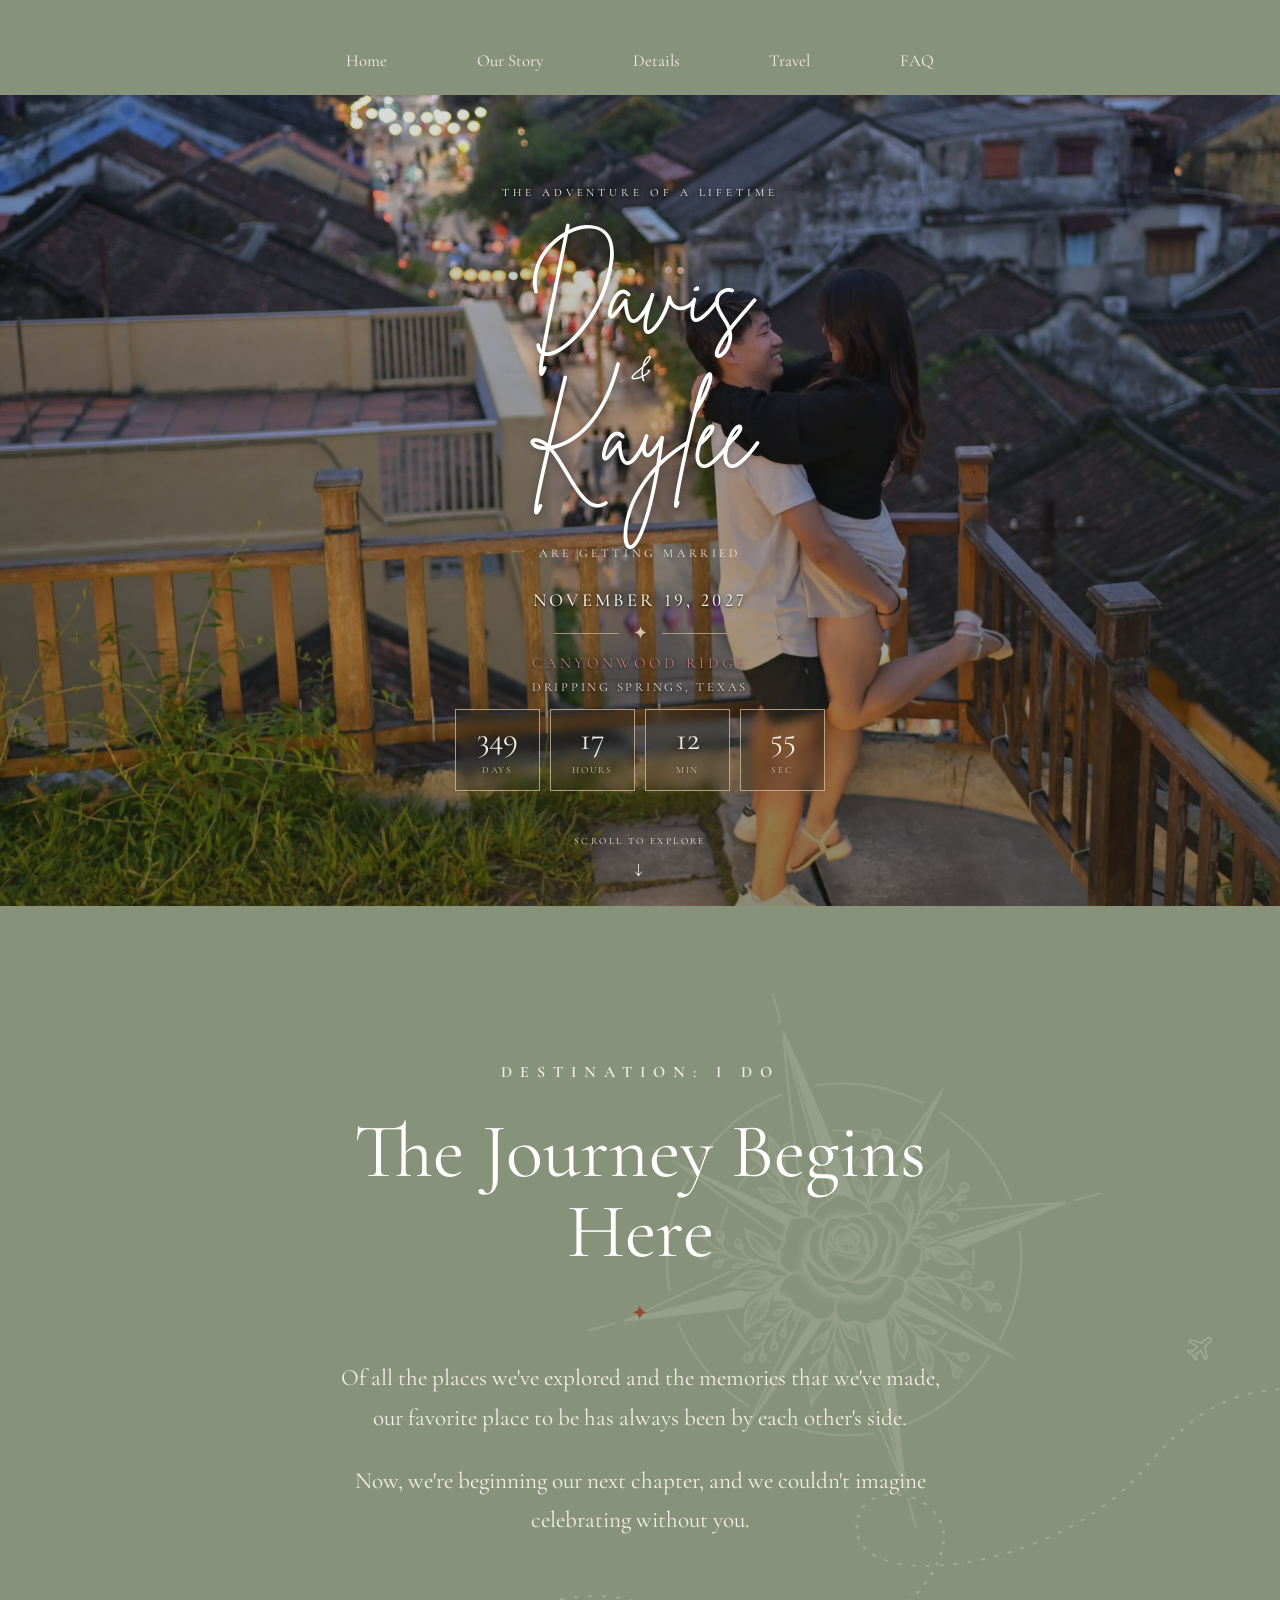
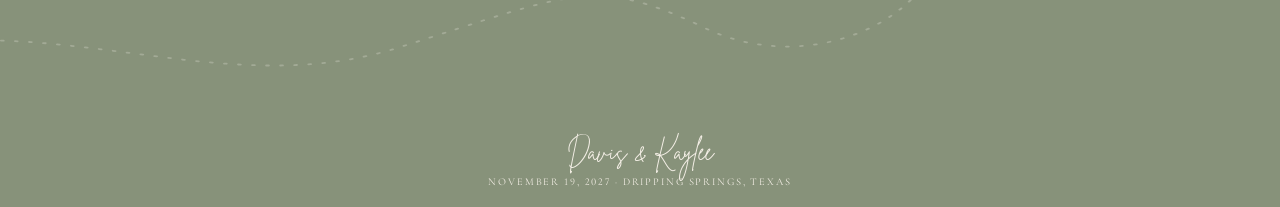
<file: index.html>
<!DOCTYPE html>
<html lang="en">

<head>
  <meta charset="UTF-8">

  <meta
    name="viewport"
    content="width=device-width, initial-scale=1.0"
  >

  <meta
    name="description"
    content="Join Davis and Kaylee for their wedding celebration on November 19, 2027, in Austin, Texas."
  >

  <title>Davis & Kaylee | Adventure of a Lifetime</title>

  <link rel="stylesheet" href="css/global.css">
  <link rel="stylesheet" href="css/index.css">
  <script src="js/global.js" defer></script>
  <script src="js/index.js" defer></script>

</head>

<body>

  <body class="theme-matcha">
  
  <div id="header-placeholder"></div>
  <main>

    <!-- =====================================
         CINEMATIC HERO
    ====================================== -->

    <section class="hero" aria-labelledby="hero-title">

      <img
        class="hero-image"
        src="assets/Hero1.jpg"
        alt="Davis and Kaylee together during their travels"
        fetchpriority="high"
      >

      <div class="hero-overlay"></div>

      <div class="hero-content">

        <p class="hero-eyebrow">
          THE ADVENTURE OF A LIFETIME
        </p>

        <h1 id="hero-title" class="hero-names">
          <span>Davis</span>
          <span class="hero-ampersand">&amp;</span>
          <span>Kaylee</span>
        </h1>

        <p class="hero-announcement">
          ARE GETTING MARRIED
        </p>

        <p class="hero-date">
          NOVEMBER 19, 2027
        </p>        

        <div class="hero-divider">
          <span></span>
          <span>✦</span>
          <span></span>
        </div>

        <p class="hero-venue">
          CANYONWOOD RIDGE
        </p>

        <p class="hero-location">
          DRIPPING SPRINGS, TEXAS
        </p>

        <!-- COUNTDOWN -->

        <div
          class="countdown"
          id="wedding-countdown"
          aria-label="Countdown to our wedding"
        >

          <div class="countdown-unit">
            <span id="countdown-days">000</span>
            <small>DAYS</small>
          </div>

          <div class="countdown-unit">
            <span id="countdown-hours">00</span>
            <small>HOURS</small>
          </div>

          <div class="countdown-unit">
            <span id="countdown-minutes">00</span>
            <small>MIN</small>
          </div>

          <div class="countdown-unit">
            <span id="countdown-seconds">00</span>
            <small>SEC</small>
          </div>

        </div>

      </div>

      <a
        class="hero-scroll"
        href="#welcome"
        aria-label="Scroll to welcome section"
      >
        <span>SCROLL TO EXPLORE</span>
        <span aria-hidden="true">↓</span>
      </a>

    </section>


    <!-- =====================================
         WELCOME
    ====================================== -->

    <section
      id="welcome"
      class="welcome-section"
      aria-labelledby="welcome-title"
    >

      <!-- Decorative floral compass -->
      <div
        class="compass-watermark"
        aria-hidden="true"
      ></div>

      <!-- Decorative dotted flight path -->
      <svg
        class="welcome-flight-path"
        viewBox="0 0 1200 500"
        preserveAspectRatio="none"
        aria-hidden="true"
      >
        <path
          class="flight-route"
          d="
            M -40 420
            C 120 385, 250 480, 395 420
            S 560 340, 650 395
            C 730 450, 830 405, 855 320
            C 880 245, 780 220, 785 290
            C 790 360, 955 335, 1030 220
            S 1130 145, 1240 115
          "
        />
      </svg>

      <!-- Small plane at the end of the route -->
      <svg
        class="welcome-plane"
        viewBox="0 0 24 24"
        fill="none"
        stroke="currentColor"
        stroke-width="1.3"
        stroke-linecap="round"
        stroke-linejoin="round"
        aria-hidden="true"
        >
          <path d="M12 2C10.8 2 10 3.2 10 4.5V10L2.5 14.5C2.2 14.7 2 15 2 15.4V17L10 14.5V20L7 22V23.5L12 22L17 23.5V22L14 20V14.5L22 17V15.4C22 15 21.8 14.7 21.5 14.5L14 10V4.5C14 3.2 13.2 2 12 2Z" />
      </svg>

      <!-- Main content -->
      <div class="welcome-content">
        <p class="eyebrow">
            DESTINATION: I DO
        </p>

        <h2 id="welcome-title" class="section-heading">
          The Journey Begins Here
        </h2>

        <div class="section-ornament" aria-hidden="true">
          ✦
        </div>

        <div class="welcome-copy">
          <p>
            Of all the places we've explored and the memories
            that we've made, our favorite place to be has 
            always been by each other's side. 
          </p>

          <p>
            Now, we're beginning our next chapter, and we couldn't
            imagine celebrating without you. 
          </p>
        </div>
      </div>
      
    </section>

  </main>


  <!-- =====================================
       FOOTER
  ====================================== -->

  <footer class="site-footer">

    <p class="footer-names">
      Davis &amp; Kaylee
    </p>

    <p class="footer-date">
      NOVEMBER 19, 2027 · DRIPPING SPRINGS, TEXAS
    </p>

  </footer>

</body>
</html>
</file>
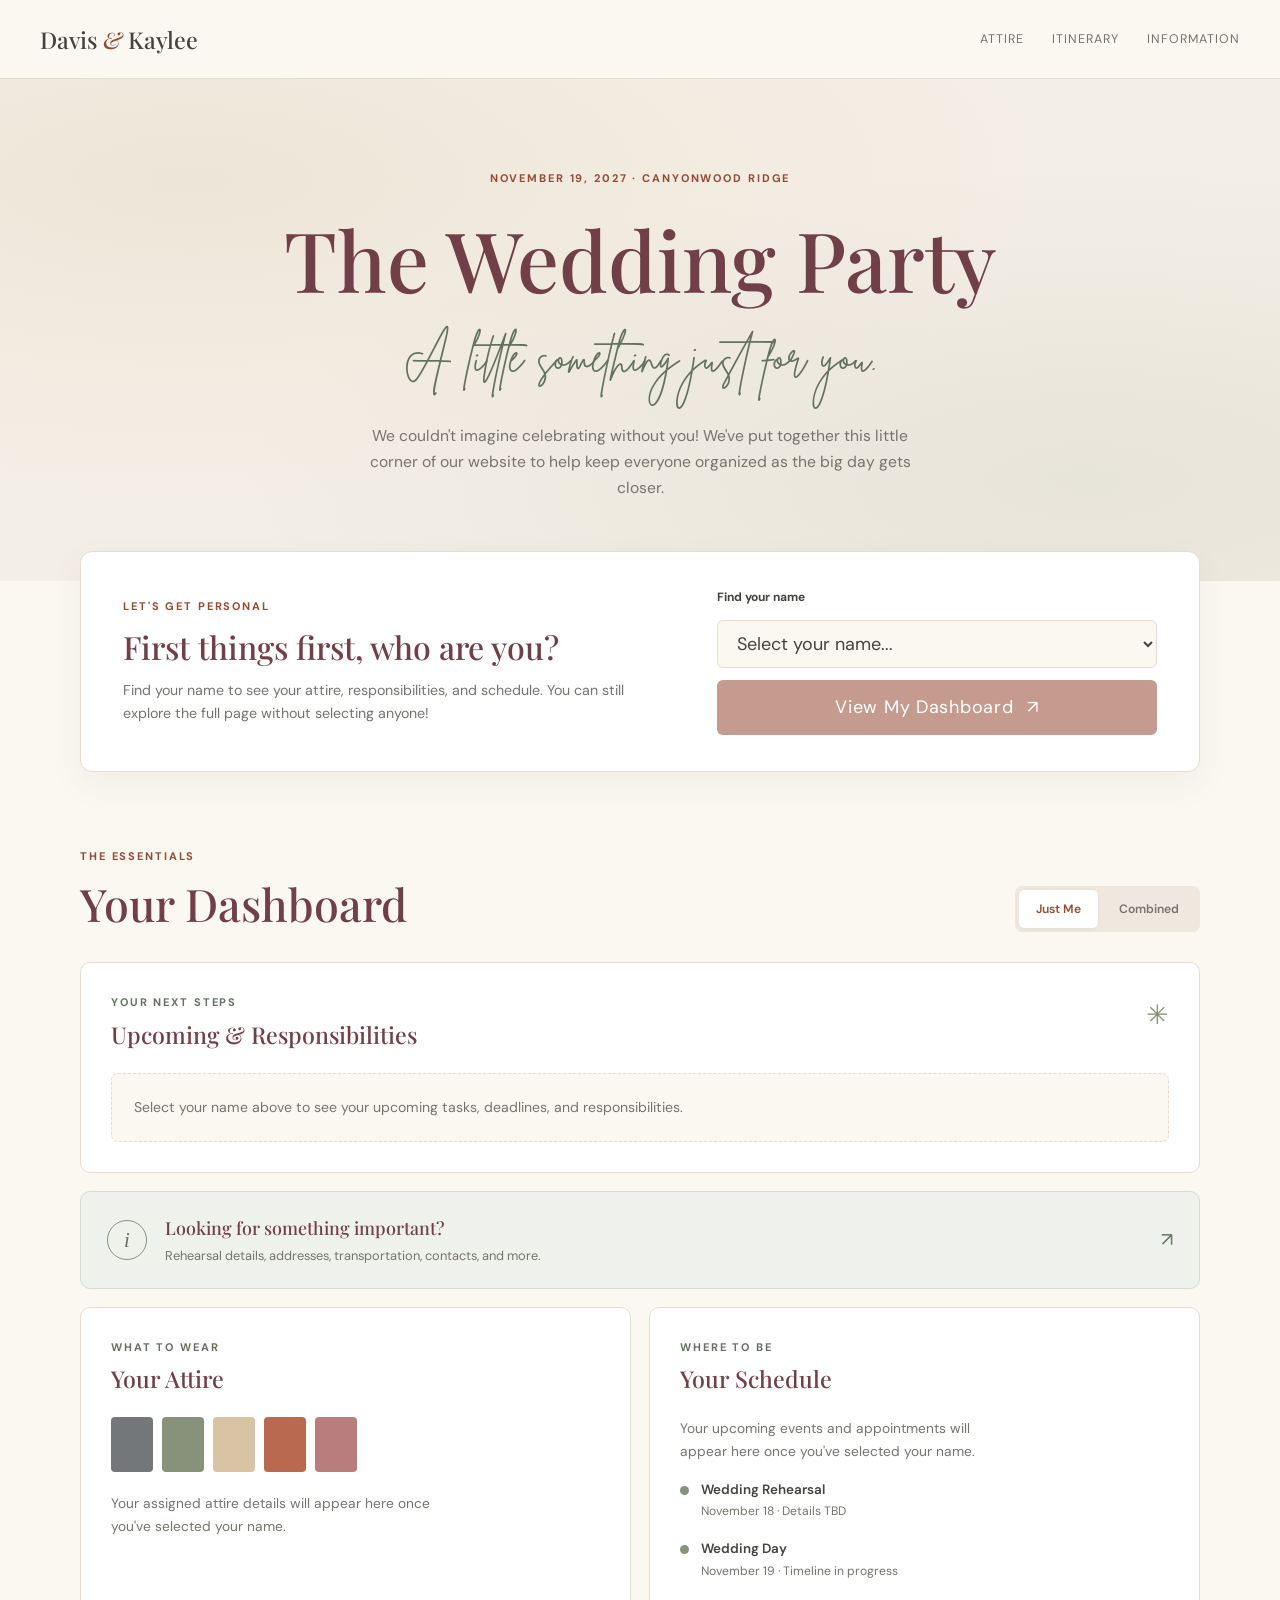
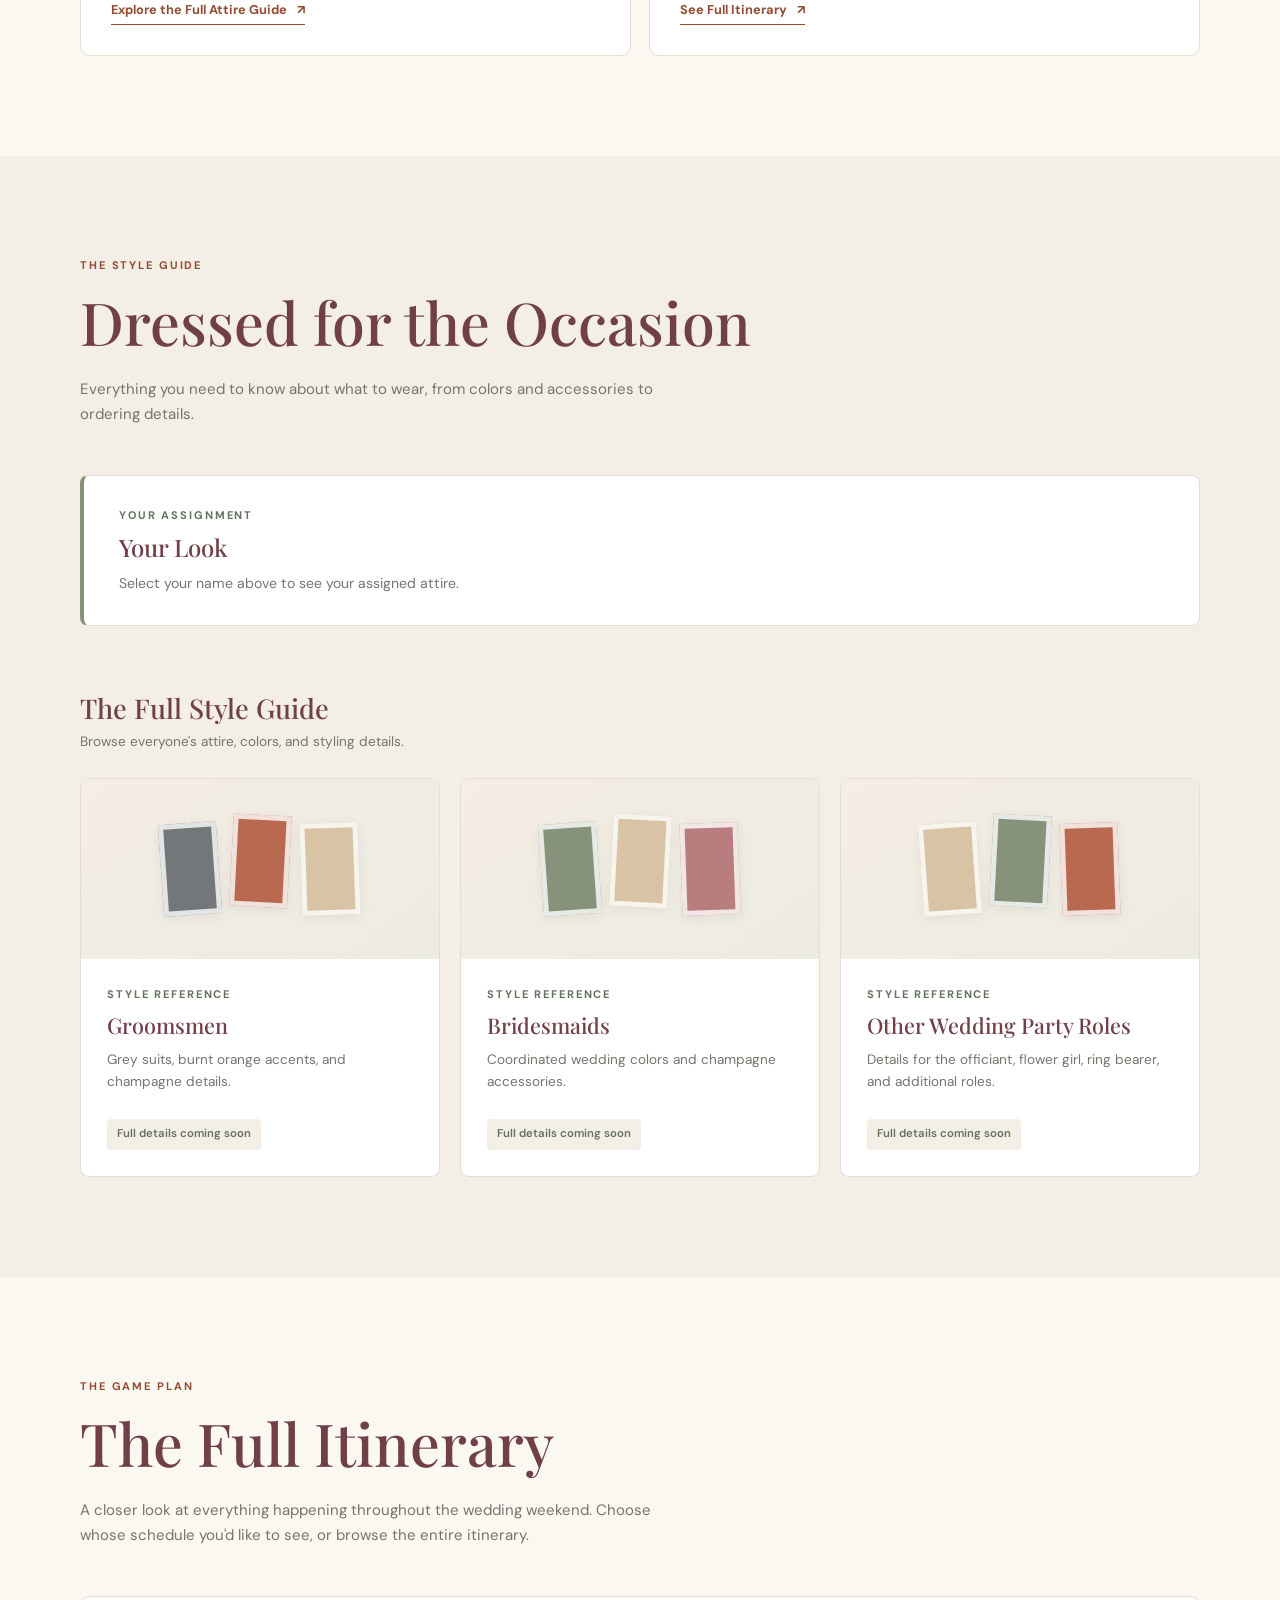
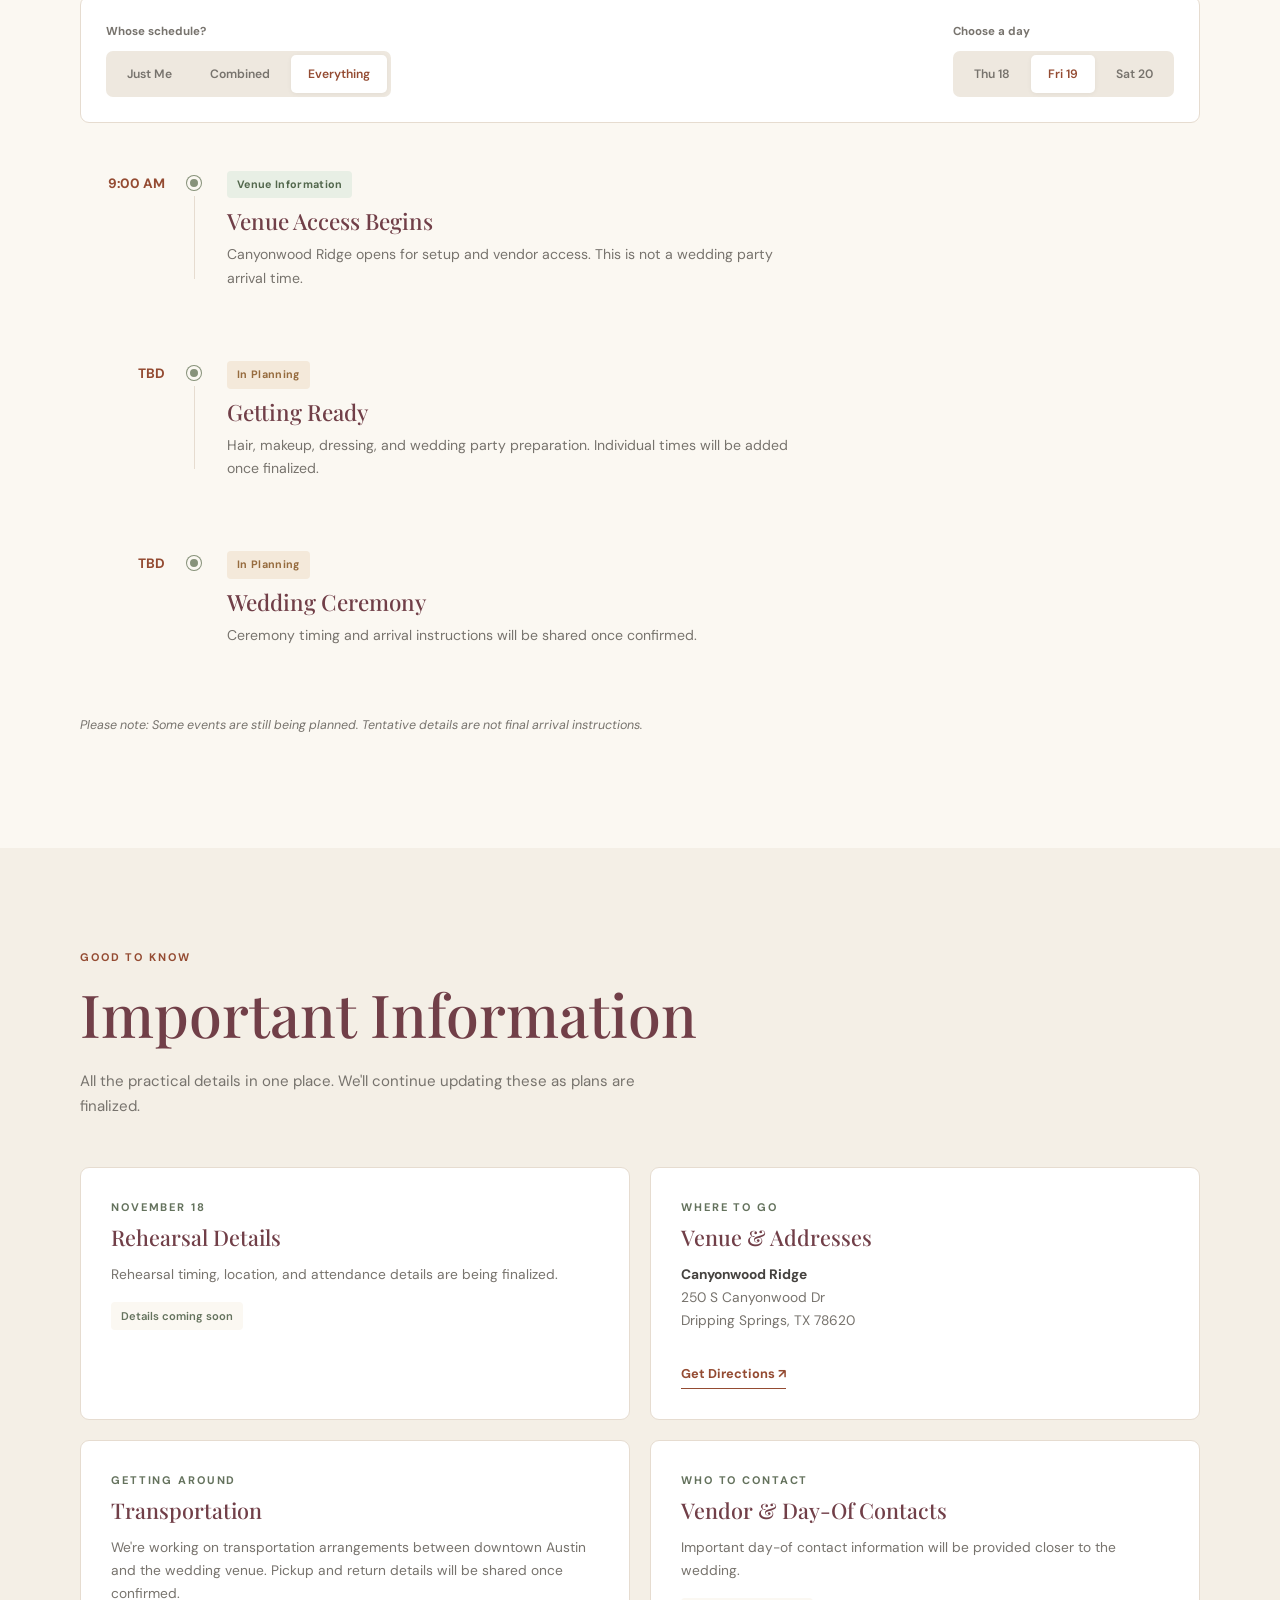
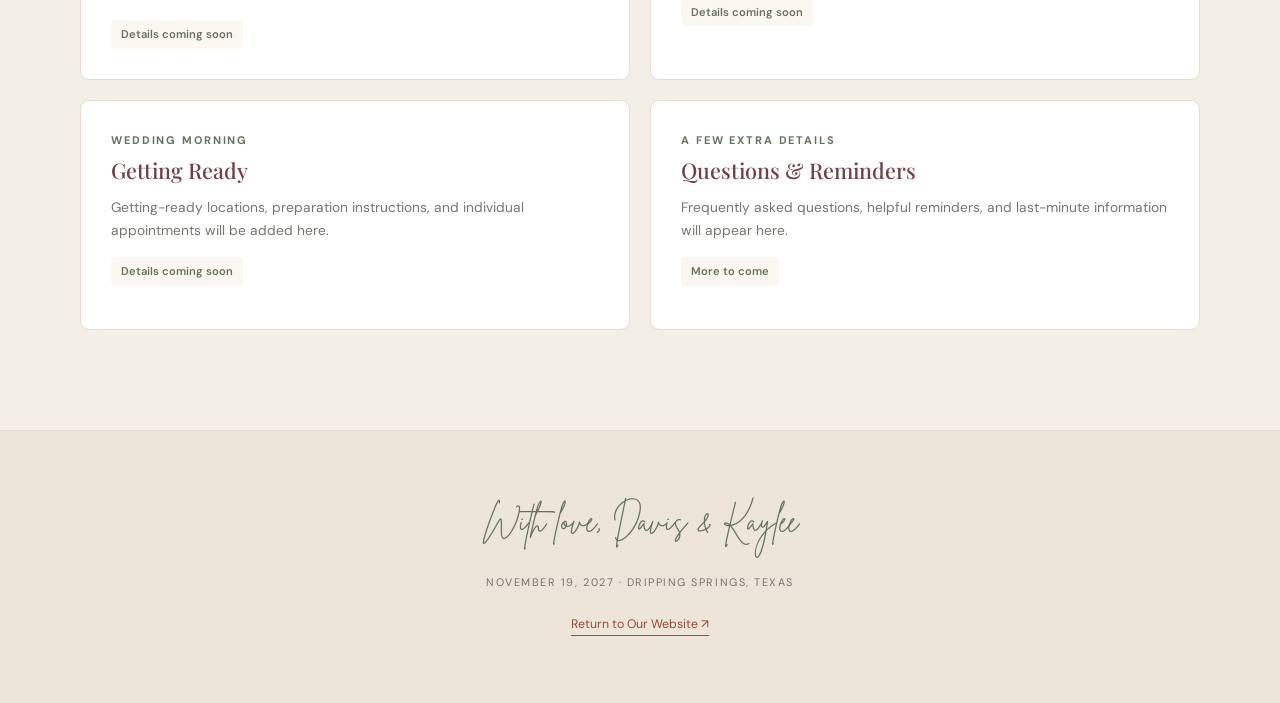
<file: party.html>
<!DOCTYPE html>
<html lang="en">
<head>
  <meta charset="UTF-8">
  <meta name="viewport" content="width=device-width, initial-scale=1.0">

  <title>Wedding Party | Davis & Kaylee</title>
  <meta name="description"
        content="Wedding party details for Davis and Kaylee's November 19, 2027 wedding.">

  <!-- Fonts -->
  <link rel="preconnect" href="https://fonts.googleapis.com">
  <link rel="preconnect" href="https://fonts.gstatic.com" crossorigin>
  <link href="https://fonts.googleapis.com/css2?family=DM+Sans:wght@400;500;600;700&family=Playfair+Display:wght@400;500;600;700&display=swap" rel="stylesheet">

  <!-- Stylesheets -->
  <link rel="stylesheet" href="css/global.css">
  <link rel="stylesheet" href="css/party.css">
  <link rel="stylesheet" href="css/party/attire.css">

  <!-- Script -->
  <script src="js/party/attire.js" defer></script>
</head>

<body class="party-page">

  <!-- ==========================================
       PAGE HEADER
  =========================================== -->

  <header class="party-header">
    <div class="party-header-inner">
      <a class="party-brand" href="index.html">
        Davis <span>&</span> Kaylee
      </a>

      <nav class="party-header-nav" aria-label="Page navigation">
        <a href="#attire-guide">Attire</a>
        <a href="#full-itinerary">Itinerary</a>
        <a href="#party-information">Information</a>
      </nav>
    </div>
  </header>


  <main id="main-content">

    <!-- ==========================================
         INTRODUCTION
    =========================================== -->

    <section class="party-hero">
      <div class="party-container party-hero-inner">

        <p class="party-eyebrow">
          NOVEMBER 19, 2027 · CANYONWOOD RIDGE
        </p>

        <h1>The Wedding Party</h1>

        <p class="party-script">
          A little something just for you.
        </p>

        <p class="party-hero-description">
          We couldn't imagine celebrating without you!
          We've put together this little corner of our
          website to help keep everyone organized as
          the big day gets closer.
        </p>

      </div>
    </section>


    <!-- ==========================================
         PROFILE SELECTOR

         JavaScript will hide this after a selection.
    =========================================== -->

    <section class="party-profile-section" id="profile-section">
      <div class="party-container">

        <div class="party-profile-card" id="profile-prompt">

          <div class="party-profile-copy">
            <p class="party-eyebrow">LET'S GET PERSONAL</p>

            <h2>First things first, who are you?</h2>

            <p>
              Find your name to see your attire,
              responsibilities, and schedule.
              You can still explore the full page
              without selecting anyone!
            </p>
          </div>

          <div class="party-profile-form">

            <label for="party-person-select">
              Find your name
            </label>

            <select id="party-person-select">
              <option value="">Select your name...</option>
            </select>

            <button
              class="party-button party-button-primary"
              id="party-profile-submit"
              type="button"
              disabled
            >
              View My Dashboard
              <span aria-hidden="true">↗</span>
            </button>

          </div>

        </div>


        <!-- Shown after a person is selected -->

        <div
          class="party-active-profile"
          id="party-active-profile"
          hidden
        >
          <div>
            <p class="party-eyebrow">YOUR PERSONAL DASHBOARD</p>

            <h2>
              Welcome, <span id="party-profile-name">Friend</span>!
            </h2>

            <p id="party-profile-role"></p>
          </div>

          <div class="party-profile-actions">

            <button
              class="party-icon-button"
              id="party-edit-profile"
              type="button"
              aria-label="Change primary profile"
              title="Change primary profile"
            >
              ✎
            </button>

            <button
              class="party-button party-button-outline"
              id="party-add-person"
              type="button"
            >
              + Add Someone
            </button>

          </div>

        </div>


        <!-- Followed people appear here -->

        <div
          class="party-following"
          id="party-following"
          hidden
        >
          <span class="party-following-label">
            Also following:
          </span>

          <div
            class="party-following-list"
            id="party-following-list"
          ></div>
        </div>

      </div>
    </section>


    <!-- ==========================================
         PERSONAL DASHBOARD
    =========================================== -->

    <section class="party-dashboard-section" id="dashboard">
      <div class="party-container">

        <div class="party-section-heading">

          <div>
            <p class="party-eyebrow">THE ESSENTIALS</p>
            <h2>Your Dashboard</h2>
          </div>

          <div
            class="party-view-toggle"
            id="dashboard-view-toggle"
            role="group"
            aria-label="Dashboard view"
          >
            <button
              type="button"
              class="is-active"
              data-dashboard-view="me"
              aria-pressed="true"
            >
              Just Me
            </button>

            <button
              type="button"
              data-dashboard-view="combined"
              aria-pressed="false"
            >
              Combined
            </button>
          </div>

        </div>


        <!-- Upcoming tasks and responsibilities -->

        <article class="party-card party-upcoming-card">

          <div class="party-card-heading">

            <div>
              <p class="party-card-kicker">YOUR NEXT STEPS</p>
              <h3>Upcoming & Responsibilities</h3>
            </div>

            <span class="party-card-symbol" aria-hidden="true">
              ✳
            </span>

          </div>

          <div
            class="party-upcoming-list"
            id="party-upcoming-list"
          >
            <div class="party-empty-state">
              <p>
                Select your name above to see your
                upcoming tasks, deadlines, and
                responsibilities.
              </p>
            </div>
          </div>

        </article>


        <!-- Important information shortcut -->

        <button
          class="party-info-shortcut"
          id="party-info-open"
          type="button"
          aria-haspopup="dialog"
        >
          <span class="party-info-shortcut-icon" aria-hidden="true">
            i
          </span>

          <span class="party-info-shortcut-copy">
            <strong>Looking for something important?</strong>
            <span>
              Rehearsal details, addresses, transportation,
              contacts, and more.
            </span>
          </span>

          <span class="party-info-shortcut-arrow" aria-hidden="true">
            ↗
          </span>
        </button>


        <!-- Side-by-side dashboard cards -->

        <div class="party-dashboard-grid">

          <!-- Attire preview -->

          <article class="party-card party-preview-card">

            <div class="party-card-heading">
              <div>
                <p class="party-card-kicker">WHAT TO WEAR</p>
                <h3>Your Attire</h3>
              </div>
            </div>

            <div
              class="party-attire-preview"
              id="party-attire-preview"
            >

              <div class="party-color-preview">
                <span style="--swatch:#74777A"></span>
                <span style="--swatch:#87927A"></span>
                <span style="--swatch:#D8C3A5"></span>
                <span style="--swatch:#B9694F"></span>
                <span style="--swatch:#B97D7D"></span>
              </div>

              <p class="party-preview-placeholder">
                Your assigned attire details will
                appear here once you've selected
                your name.
              </p>

            </div>

            <a class="party-text-link" href="#attire-guide">
              Explore the Full Attire Guide
              <span aria-hidden="true">↗</span>
            </a>

          </article>


          <!-- Schedule preview -->

          <article class="party-card party-preview-card">

            <div class="party-card-heading">
              <div>
                <p class="party-card-kicker">WHERE TO BE</p>
                <h3>Your Schedule</h3>
              </div>
            </div>

            <div
              class="party-schedule-preview"
              id="party-schedule-preview"
            >

              <p class="party-preview-placeholder">
                Your upcoming events and appointments
                will appear here once you've selected
                your name.
              </p>

              <div class="party-schedule-placeholder">
                <span class="party-schedule-placeholder-dot"></span>
                <div>
                  <strong>Wedding Rehearsal</strong>
                  <span>November 18 · Details TBD</span>
                </div>
              </div>

              <div class="party-schedule-placeholder">
                <span class="party-schedule-placeholder-dot"></span>
                <div>
                  <strong>Wedding Day</strong>
                  <span>November 19 · Timeline in progress</span>
                </div>
              </div>

            </div>

            <a class="party-text-link" href="#full-itinerary">
              See Full Itinerary
              <span aria-hidden="true">↗</span>
            </a>

          </article>

        </div>

      </div>
    </section>


    <!-- ==========================================
         FULL ATTIRE GUIDE
    =========================================== -->

    <section class="party-detail-section party-attire-section"
             id="attire-guide">

      <div class="party-container">

        <div class="party-section-intro">
          <p class="party-eyebrow">THE STYLE GUIDE</p>
          <h2>Dressed for the Occasion</h2>

          <p>
            Everything you need to know about what
            to wear, from colors and accessories
            to ordering details.
          </p>
        </div>


        <!-- Personalized attire summary -->

        <div
          class="party-personal-attire"
          id="party-personal-attire"
        >

          <div>
            <p class="party-card-kicker">YOUR ASSIGNMENT</p>
            <h3>Your Look</h3>

            <p id="party-personal-attire-description">
              Select your name above to see
              your assigned attire.
            </p>
          </div>

          <div
            class="party-personal-attire-colors"
            id="party-personal-attire-colors"
          ></div>

        </div>


        <!-- Full style guide -->

        <div class="party-subsection-heading">
          <h3>The Full Style Guide</h3>
          <p>
            Browse everyone's attire, colors,
            and styling details.
          </p>
        </div>

        <div
          class="party-attire-groups"
          id="party-attire-groups"
        >

          <!-- These are layout placeholders.
               JavaScript will eventually populate
               these cards from the data file. -->

          <article class="party-style-card">

            <div class="party-style-card-art">
              <div class="party-style-swatch-row">
                <span style="--swatch:#74777A"></span>
                <span style="--swatch:#B9694F"></span>
                <span style="--swatch:#D8C3A5"></span>
              </div>
            </div>

            <div class="party-style-card-content">
              <p class="party-card-kicker">STYLE REFERENCE</p>
              <h4>Groomsmen</h4>

              <p>
                Grey suits, burnt orange accents,
                and champagne details.
              </p>

              <span class="party-style-status">
                Full details coming soon
              </span>
            </div>

          </article>


          <article class="party-style-card">

            <div class="party-style-card-art">
              <div class="party-style-swatch-row">
                <span style="--swatch:#87927A"></span>
                <span style="--swatch:#D8C3A5"></span>
                <span style="--swatch:#B97D7D"></span>
              </div>
            </div>

            <div class="party-style-card-content">
              <p class="party-card-kicker">STYLE REFERENCE</p>
              <h4>Bridesmaids</h4>

              <p>
                Coordinated wedding colors and
                champagne accessories.
              </p>

              <span class="party-style-status">
                Full details coming soon
              </span>
            </div>

          </article>


          <article class="party-style-card">

            <div class="party-style-card-art">
              <div class="party-style-swatch-row">
                <span style="--swatch:#D8C3A5"></span>
                <span style="--swatch:#87927A"></span>
                <span style="--swatch:#B9694F"></span>
              </div>
            </div>

            <div class="party-style-card-content">
              <p class="party-card-kicker">STYLE REFERENCE</p>
              <h4>Other Wedding Party Roles</h4>

              <p>
                Details for the officiant,
                flower girl, ring bearer,
                and additional roles.
              </p>

              <span class="party-style-status">
                Full details coming soon
              </span>
            </div>

          </article>

        </div>

      </div>
    </section>


    <!-- ==========================================
         FULL ITINERARY
    =========================================== -->

    <section class="party-detail-section party-itinerary-section"
             id="full-itinerary">

      <div class="party-container">

        <div class="party-section-intro">
          <p class="party-eyebrow">THE GAME PLAN</p>

          <h2>The Full Itinerary</h2>

          <p>
            A closer look at everything happening
            throughout the wedding weekend.
            Choose whose schedule you'd like
            to see, or browse the entire itinerary.
          </p>
        </div>


        <!-- Itinerary filters -->

        <div class="party-itinerary-controls">

          <div class="party-filter-group">
            <span class="party-filter-label">
              Whose schedule?
            </span>

            <div
              class="party-view-toggle"
              id="itinerary-view-toggle"
              role="group"
              aria-label="Itinerary view"
            >

              <button
                type="button"
                data-itinerary-view="me"
                aria-pressed="false"
              >
                Just Me
              </button>

              <button
                type="button"
                data-itinerary-view="combined"
                aria-pressed="false"
              >
                Combined
              </button>

              <button
                type="button"
                class="is-active"
                data-itinerary-view="all"
                aria-pressed="true"
              >
                Everything
              </button>

            </div>
          </div>


          <div class="party-filter-group">
            <span class="party-filter-label">
              Choose a day
            </span>

            <div
              class="party-view-toggle party-day-toggle"
              id="itinerary-day-toggle"
              role="group"
              aria-label="Itinerary day"
            >

              <button
                type="button"
                data-itinerary-day="2027-11-18"
                aria-pressed="false"
              >
                Thu 18
              </button>

              <button
                type="button"
                class="is-active"
                data-itinerary-day="2027-11-19"
                aria-pressed="true"
              >
                Fri 19
              </button>

              <button
                type="button"
                data-itinerary-day="2027-11-20"
                aria-pressed="false"
              >
                Sat 20
              </button>

            </div>
          </div>

        </div>


        <!-- Timeline -->

        <div
          class="party-full-timeline"
          id="party-full-timeline"
        >

          <div class="party-timeline-item">

            <div class="party-timeline-time">
              9:00 AM
            </div>

            <div class="party-timeline-marker"></div>

            <div class="party-timeline-content">

              <div class="party-timeline-meta">
                <span class="party-status party-status-confirmed">
                  Venue Information
                </span>
              </div>

              <h3>Venue Access Begins</h3>

              <p>
                Canyonwood Ridge opens for setup
                and vendor access. This is not
                a wedding party arrival time.
              </p>

            </div>

          </div>


          <div class="party-timeline-item">

            <div class="party-timeline-time">
              TBD
            </div>

            <div class="party-timeline-marker"></div>

            <div class="party-timeline-content">

              <div class="party-timeline-meta">
                <span class="party-status party-status-planning">
                  In Planning
                </span>
              </div>

              <h3>Getting Ready</h3>

              <p>
                Hair, makeup, dressing, and
                wedding party preparation.
                Individual times will be added
                once finalized.
              </p>

            </div>

          </div>


          <div class="party-timeline-item">

            <div class="party-timeline-time">
              TBD
            </div>

            <div class="party-timeline-marker"></div>

            <div class="party-timeline-content">

              <div class="party-timeline-meta">
                <span class="party-status party-status-planning">
                  In Planning
                </span>
              </div>

              <h3>Wedding Ceremony</h3>

              <p>
                Ceremony timing and arrival
                instructions will be shared
                once confirmed.
              </p>

            </div>

          </div>

        </div>


        <p class="party-itinerary-note">
          Please note: Some events are still being planned.
          Tentative details are not final arrival instructions.
        </p>

      </div>
    </section>


    <!-- ==========================================
         ADDITIONAL INFORMATION
    =========================================== -->

    <section class="party-detail-section party-information-section"
             id="party-information">

      <div class="party-container">

        <div class="party-section-intro">
          <p class="party-eyebrow">GOOD TO KNOW</p>
          <h2>Important Information</h2>

          <p>
            All the practical details in one place.
            We'll continue updating these as
            plans are finalized.
          </p>
        </div>


        <div class="party-information-grid">

          <article class="party-information-card"
                   id="rehearsal">

            <p class="party-card-kicker">NOVEMBER 18</p>
            <h3>Rehearsal Details</h3>

            <p>
              Rehearsal timing, location,
              and attendance details
              are being finalized.
            </p>

            <span class="party-info-status">
              Details coming soon
            </span>

          </article>


          <article class="party-information-card"
                   id="locations">

            <p class="party-card-kicker">WHERE TO GO</p>
            <h3>Venue & Addresses</h3>

            <p>
              <strong>Canyonwood Ridge</strong><br>
              250 S Canyonwood Dr<br>
              Dripping Springs, TX 78620
            </p>

            <a
              class="party-text-link"
              href="https://www.google.com/maps/search/?api=1&amp;query=250+S+Canyonwood+Dr+Dripping+Springs+TX+78620"
              target="_blank"
              rel="noopener noreferrer"
            >
              Get Directions ↗
            </a>

          </article>


          <article class="party-information-card"
                   id="transportation">

            <p class="party-card-kicker">GETTING AROUND</p>
            <h3>Transportation</h3>

            <p>
              We're working on transportation
              arrangements between downtown
              Austin and the wedding venue.
              Pickup and return details will
              be shared once confirmed.
            </p>

            <span class="party-info-status">
              Details coming soon
            </span>

          </article>


          <article class="party-information-card"
                   id="vendor-contacts">

            <p class="party-card-kicker">WHO TO CONTACT</p>
            <h3>Vendor & Day-Of Contacts</h3>

            <p>
              Important day-of contact information
              will be provided closer to the wedding.
            </p>

            <span class="party-info-status">
              Details coming soon
            </span>

          </article>


          <article class="party-information-card"
                   id="getting-ready">

            <p class="party-card-kicker">WEDDING MORNING</p>
            <h3>Getting Ready</h3>

            <p>
              Getting-ready locations,
              preparation instructions,
              and individual appointments
              will be added here.
            </p>

            <span class="party-info-status">
              Details coming soon
            </span>

          </article>


          <article class="party-information-card"
                   id="party-faq">

            <p class="party-card-kicker">A FEW EXTRA DETAILS</p>
            <h3>Questions & Reminders</h3>

            <p>
              Frequently asked questions,
              helpful reminders, and
              last-minute information
              will appear here.
            </p>

            <span class="party-info-status">
              More to come
            </span>

          </article>

        </div>

      </div>
    </section>

  </main>


  <!-- ==========================================
       IMPORTANT INFORMATION DIALOG

       JavaScript will open this and connect
       the navigation links.
  =========================================== -->

  <dialog class="party-info-dialog" id="party-info-dialog">

    <div class="party-dialog-inner">

      <div class="party-dialog-header">

        <div>
          <p class="party-eyebrow">QUICK REFERENCE</p>
          <h2>What are you looking for?</h2>
        </div>

        <button
          type="button"
          class="party-dialog-close"
          id="party-info-close"
          aria-label="Close information menu"
        >
          &times;
        </button>

      </div>

      <nav class="party-dialog-links"
           aria-label="Important information shortcuts">

        <a href="#rehearsal">Rehearsal Details <span>↗</span></a>
        <a href="#locations">Venue & Addresses <span>↗</span></a>
        <a href="#transportation">Transportation <span>↗</span></a>
        <a href="#vendor-contacts">Vendor Contacts <span>↗</span></a>
        <a href="#getting-ready">Getting Ready <span>↗</span></a>
        <a href="#attire-guide">Attire Guide <span>↗</span></a>
        <a href="#full-itinerary">Full Itinerary <span>↗</span></a>
        <a href="#party-faq">Questions & Reminders <span>↗</span></a>

      </nav>

    </div>

  </dialog>


  <!-- ==========================================
       FOOTER
  =========================================== -->

  <footer class="party-footer">
    <div class="party-container">

      <p class="party-footer-script">
        With love, Davis & Kaylee
      </p>

      <p>
        NOVEMBER 19, 2027 · DRIPPING SPRINGS, TEXAS
      </p>

      <a href="index.html">Return to Our Website ↗</a>

    </div>
  </footer>

  <!-- We'll add js/party-data.js and js/party.js next. -->

</body>
</html>
</file>
<file: css/global.css>
/* ==========================================
   WANDER — GLOBAL STYLES
   Davis & Kaylee | November 19, 2027
========================================== */


/* ==========================================
   1. FONTS
========================================== */

@import url("https://fonts.googleapis.com/css2?family=Cormorant+Garamond:wght@300;400;500;600;700&display=swap");

@font-face {
  font-family: "Brittany";
  src: url("../assets/BRITTANYSIGNATURE.TTF") format("truetype");
  font-weight: 400;
  font-style: normal;
  font-display: swap;
}


/* ==========================================
   2. DESIGN TOKENS
========================================== */

:root {

  /* Wedding palette */

  --color-matcha: #87927A;
  --color-matcha-dark: #53614D;

  --color-terracotta: #944A32;
  --color-champagne: #D8C3A5;
  --color-rose: #B97D7D;
  --color-burgundy: #713F48;

  --color-ivory: #F4EFE6;
  --color-charcoal: #34352F;
  --color-white: #FFFFFF;

  /* Fonts */

  --font-editorial: "Cormorant Garamond", Georgia, serif;
  --font-script: "Brittany", "Brush Script MT", cursive;

  /* Text shadows */

  --shadow-text-small:
    0 1px 3px rgba(0, 0, 0, 0.75),
    0 2px 10px rgba(0, 0, 0, 0.35);

  --shadow-text-script:
    0 2px 8px rgba(0, 0, 0, 0.30);

  /* Layout */

  --page-width: 1200px;
  --page-gutter: clamp(20px, 5vw, 72px);

  /* Transitions */

  --transition: 250ms ease;

}


/* ==========================================
   3. PAGE THEMES
========================================== */

/*
  Each page sets its theme on <body>.

  Homepage:
    <body class="theme-matcha">

  Details / Travel / FAQ:
    <body class="theme-ivory">

  Header, footer, navigation and theme-aware
  buttons inherit these variables.
*/


/* Default — matcha */

body,
body.theme-matcha {

  --page-bg: var(--color-matcha);
  --page-text: var(--color-ivory);
  --page-accent: var(--color-champagne);

  --page-border: rgba(244, 239, 230, 0.22);

  --page-button-bg: var(--color-ivory);
  --page-button-text: var(--color-matcha-dark);

}


/* Ivory — informational pages */

body.theme-ivory {

  --page-bg: var(--color-ivory);
  --page-text: var(--color-matcha-dark);
  --page-accent: var(--color-terracotta);

  --page-border: rgba(83, 97, 77, 0.22);

  --page-button-bg: var(--color-matcha-dark);
  --page-button-text: var(--color-ivory);

}


/* Optional — terracotta theme */

body.theme-terracotta {

  --page-bg: var(--color-terracotta);
  --page-text: var(--color-ivory);
  --page-accent: var(--color-champagne);

  --page-border: rgba(244, 239, 230, 0.22);

  --page-button-bg: var(--color-ivory);
  --page-button-text: var(--color-terracotta);

}


/* ==========================================
   4. RESET & BASE
========================================== */

*,
*::before,
*::after {
  box-sizing: border-box;
}

html {
  scroll-behavior: smooth;
}

body {
  margin: 0;

  background: var(--page-bg);
  color: var(--page-text);

  font-family: var(--font-editorial);
  font-size: 18px;
  line-height: 1.5;
}

img {
  display: block;
  max-width: 100%;
}

a {
  color: inherit;
  text-decoration: none;
}

button {
  font: inherit;
}

button,
a {
  -webkit-tap-highlight-color: transparent;
}

:focus-visible {
  outline: 2px solid var(--page-accent);
  outline-offset: 4px;
}


/* ==========================================
   5. GLOBAL TYPOGRAPHY
========================================== */

h1,
h2,
h3,
p {
  margin-top: 0;
}

h1,
h2,
h3 {
  font-family: var(--font-editorial);
  font-weight: 400;
  line-height: 1.1;
}

.font-script {
  font-family: var(--font-script);
  font-weight: 400;
}

.eyebrow {
  font-size: 0.72rem;
  letter-spacing: 0.28em;
  text-transform: uppercase;
  font-weight: 600;
}

.section-heading {
  font-size: clamp(2.8rem, 6vw, 5rem);
}


/* ==========================================
   6. SHARED LAYOUT
========================================== */

.container {
  width: min(
    calc(100% - var(--page-gutter) * 2),
    var(--page-width)
  );

  margin-inline: auto;
}


/* ==========================================
   7. SHARED HEADER
========================================== */

.site-header {
  position: relative;
  z-index: 100;

  background: var(--page-bg);
  color: var(--page-text);

  text-align: center;

  border-bottom: none;
}

.header-inner {
  padding: 20px var(--page-gutter) 0;
}


/* Brand */

.site-brand {
  display: inline-flex;
  flex-direction: column;
  align-items: center;
  gap: 3px;
}

.site-brand-name {
  font-family: var(--font-editorial);

  font-size: clamp(2.2rem, 4vw, 3.1rem);
  font-weight: 400;

  letter-spacing: 0.12em;
  line-height: 1.1;
}

.site-brand-tagline {
  font-size: 0.65rem;
  letter-spacing: 0.3em;

  color: var(--page-accent);
  text-transform: uppercase;
}


/* ==========================================
   8. SHARED NAVIGATION
========================================== */

.site-nav {
  display: flex;
  justify-content: center;

  gap: clamp(35px, 7vw, 100px);
  padding: 23px 0 17px;
}

.site-nav a {
  position: relative;

  padding: 5px 0;
  font-size: 1.05rem;

  transition: color var(--transition);
}


/* Navigation underline */

.site-nav a::after {
  content: "";

  position: absolute;
  bottom: 0;
  left: 0;

  width: 100%;
  height: 1px;

  background: var(--page-accent);

  transform: scaleX(0);
  transform-origin: center;

  transition: transform var(--transition);
}


/* Hover and active page */

.site-nav a:hover,
.site-nav a.active,
.site-nav a[aria-current="page"] {
  color: var(--page-accent);
}

.site-nav a:hover::after,
.site-nav a.active::after,
.site-nav a[aria-current="page"]::after {
  transform: scaleX(1);
}


/* ==========================================
   9. MOBILE MENU
========================================== */

.menu-toggle {
  display: none;

  border: 0;
  background: none;

  color: var(--page-text);

  cursor: pointer;
  font-size: 1.7rem;
}


/* ==========================================
   10. SHARED BUTTONS
========================================== */

.btn {
  display: inline-flex;
  align-items: center;
  justify-content: center;

  min-height: 48px;
  padding: 12px 32px;

  border: 1px solid transparent;

  font-family: var(--font-editorial);
  font-size: 1.05rem;
  letter-spacing: 0.09em;

  cursor: pointer;

  transition:
    background-color var(--transition),
    color var(--transition),
    border-color var(--transition);
}


/* Theme-aware filled button */

.btn-primary {
  background: var(--page-button-bg);
  color: var(--page-button-text);
}

.btn-primary:hover {
  background: var(--page-accent);
  color: var(--page-bg);
}


/* Theme-aware outline button */

.btn-outline {
  background: transparent;

  border-color: var(--page-accent);
  color: var(--page-text);
}

.btn-outline:hover {
  background: var(--page-accent);
  color: var(--page-bg);
}


/* Original light button */

.btn-light {
  background: var(--color-ivory);
  color: var(--color-matcha-dark);
}

.btn-light:hover {
  background: var(--color-champagne);
}


/* Original light outline */

.btn-outline-light {
  border-color: var(--color-champagne);
  color: var(--color-ivory);
  background: transparent;
}

.btn-outline-light:hover {
  background: var(--color-champagne);
  color: var(--color-charcoal);
}


/* ==========================================
   11. SHARED FOOTER
========================================== */

.site-footer {
  background: var(--page-bg);
  color: var(--page-text);

  text-align: center;
  padding: 18px 20px;

  border-top: none;
}

.site-footer .footer-names {
  font-family: var(--font-script);

  font-size: 1.6rem;
  line-height: 1.3;

  margin: 0 0 4px;
}

.site-footer .footer-date {
  font-size: 0.65rem;
  letter-spacing: 0.18em;

  font-variant-numeric: lining-nums;
  margin: 0;
}


/* ==========================================
   12. RESPONSIVE
========================================== */

@media (max-width: 700px) {

  .header-inner {
    padding: 16px 20px;
  }

  .site-brand {
    max-width: calc(100% - 55px);
  }

  .site-brand-name {
    font-size: clamp(1.5rem, 6vw, 2rem);
  }

  .menu-toggle {
    display: block;

    position: absolute;
    right: 20px;
    top: 24px;
  }

  .site-nav {
    display: none;
    flex-direction: column;

    gap: 8px;
    padding: 18px 20px 25px;
  }

  .site-nav.is-open {
    display: flex;
  }

  .site-nav a {
    padding: 9px 0;
  }

}


/* ==========================================
   13. ACCESSIBILITY
========================================== */

@media (prefers-reduced-motion: reduce) {

  html {
    scroll-behavior: auto;
  }

  *,
  *::before,
  *::after {
    transition-duration: 0.01ms !important;
    animation-duration: 0.01ms !important;
  }

}
</file>
<file: css/index.css>
/* ==========================================
   HOMEPAGE
========================================== */

/* ==========================================
   CINEMATIC HERO
========================================== */

.hero {
  position: relative;
  isolation: isolate;

  width: 100%;
  min-height: min(820px, 90svh);
  min-height: min(820px, 90vh);

  display: flex;
  justify-content: center;
  align-items: center;

  overflow: hidden;
  background: var(--color-matcha);
  color: var(--color-ivory);
  text-align: center;
}

/* Background photograph */

.hero-image {
  position: absolute;
  inset: 0;

  width: 100%;
  height: 100%;

  object-fit: cover;
  object-position: center 45%;

  z-index: -3;
}

/* Atmospheric darkening */

.hero-overlay {
  position: absolute;
  inset: 0;

  background:
    linear-gradient(
      180deg,
      rgba(24, 27, 22, 0.15) 0%,
      rgba(24, 27, 22, 0.30) 35%,
      rgba(24, 27, 22, 0.50) 100%
    );

  z-index: -2;
}

/* Main hero typography */

.hero-content {
  width: min(92%, 800px);
  padding: 90px 20px 115px;
  position: relative;
  z-index: 1;
}

.hero-eyebrow {
  font-size: 0.7rem;
  letter-spacing: 0.35em;
  color: var(--color-white);
  margin-bottom: 40px;
  text-shadow: var(--shadow-text-small); 
}

.hero-names {
  display: flex;
  flex-direction: column;
  align-items: center;

  font-family: var(--font-script);
  font-size: clamp(3.8rem, 7.5vw, 7rem);
  line-height: 1.1;
  font-weight: 400;
  text-shadow: var(--shadow-text-script); 

  margin: 0 0 55px;
  color: var(--color-white);
}

.hero-ampersand {
  font-family: var(--font-script);
  font-size: 0.42em;
  font-style: italic;
  line-height: 0.9;
  color: var(--color-white);
}

.hero-announcement {
  font-size: 0.75rem;
  letter-spacing: 0.3em;
  margin-bottom: 25px;
}

/* Ornamental divider */

.hero-divider {
  display: flex;
  align-items: center;
  justify-content: center;
  gap: 14px;

  color: var(--color-champagne);
  margin-bottom: 5px;
}

.hero-divider span:first-child,
.hero-divider span:last-child {
  display: block;
  width: 65px;
  height: 1px;
  background: rgba(216, 195, 165, 0.65);
}

/* Date and location */

.hero-event-details {
  display: flex;
  flex-direction: column;
  align-items: center;
  gap: 5px;
  margin-bottom: 32px;
}

.hero-date {
  font-family: var(--font-editorial);
  color: var(--color-ivory);
  font-size: 1.15rem;
  font-weight: 500;
  letter-spacing: 0.18em;
  font-variant-numeric: lining-nums;
  font-feature-settings: "lnum" 1;
  margin-bottom: 5px;
  text-shadow: var(--shadow-text-small); 
}

.hero-venue {
  font-family: var(--font-editorial);
  font-size: 0.95rem;
  letter-spacing: 0.22em;
  color: var(--color-rose);
  margin-bottom: 3px;
  text-shadow: var(--shadow-text-small); 
}

.hero-location {
  font-family: var(--font-editorial);
  font-size: 0.78rem;
  letter-spacing: 0.22em;
  color: var(--color-ivory);
  opacity: 0.9;
  text-shadow: var(--shadow-text-small); 
}

/* ==========================================
   COUNTDOWN
========================================== */

.countdown {
  display: flex;
  justify-content: center;
  gap: 10px;
}

.countdown-unit {
  width: 85px;
  min-height: 82px;

  display: flex;
  flex-direction: column;
  align-items: center;
  justify-content: center;

  border: 1px solid rgba(216, 195, 165, 0.75);
  background: rgba(30, 35, 28, 0.22);
  backdrop-filter: blur(5px);
}

.countdown-unit > span {
  font-family: var(--font-editorial);
  font-size: 2rem;
  line-height: 1;
}

.countdown-unit small {
  font-size: 0.6rem;
  letter-spacing: 0.2em;
  margin-top: 8px;
  color: var(--color-champagne);
  text-shadow: 0 1px 4px rgba(0, 0, 0, 0.35); 
}

/* Scroll prompt */

.hero-scroll {
  position: absolute;
  bottom: 22px;
  left: 50%;
  transform: translateX(-50%);

  display: flex;
  flex-direction: column;
  align-items: center;
  gap: 4px;

  font-size: 0.6rem;
  letter-spacing: 0.25em;
  color: var(--color-ivory);
}

.hero-scroll span:last-child {
  font-size: 1.3rem;
}

/* ==========================================
   WELCOME SECTION
========================================== */

.welcome-section {
  position: relative;
  isolation: isolate;
  overflow: hidden;

  display: flex;
  align-items: center;
  justify-content: center;

  min-height: 700px;
  padding: clamp(110px, 12vw, 155px) 24px;

  background: var(--color-matcha);
  color: var(--color-ivory);
  text-align: center;
}

/* ==========================================
   FLORAL COMPASS WATERMARK
========================================== */

.compass-watermark {
  --compass-color: var(--color-ivory);
  --compass-opacity: 0.14;

  position: absolute;
  z-index: 0;

  width: clamp(340px, 45vw, 620px);
  aspect-ratio: 1;

  top: 44%;
  left: 66%;

  transform:
    translate(-50%, -50%)
    rotate(-15deg);

  background-color: var(--compass-color);

  -webkit-mask:
    url("../assets/weddingLogoRose.png")
    center / contain no-repeat;

  mask:
    url("../assets/weddingLogoRose.png")
    center / contain no-repeat;

  opacity: var(--compass-opacity);
  pointer-events: none;
}

/* ==========================================
   DOTTED FLIGHT PATH
========================================== */

.welcome-flight-path {
  position: absolute;
  z-index: 0;

  width: 110%;
  height: 55%;

  left: -5%;
  bottom: 0;

  overflow: hidden;
  pointer-events: none;
  color: var(--color-ivory);
}

.flight-route {
  fill: none;
  stroke: var(--color-ivory);
  stroke-width: 2;
  stroke-linecap: round;
  stroke-dasharray: 2 10;
  opacity: 0.25;
}

/* Decorative airplane */

.welcome-plane {
  position: absolute;
  z-index: 0;

  width: 29px;
  height: 29px;

  right: 5%;
  bottom: 44%;

  color: var(--color-ivory);
  transform: rotate(48deg);

  opacity: 0.25;
  pointer-events: none;
}

/* ==========================================
   WELCOME TYPOGRAPHY
========================================== */

.welcome-content {
  position: relative;
  z-index: 2;

  width: min(100%, 720px);
  margin-inline: auto;
}

/* Destination: I Do */

.welcome-section .eyebrow {
  margin-bottom: 28px;

  color: var(--color-ivory);
  font-size: 1rem;
  letter-spacing: 0.5em;
}

/* Our Greatest Adventure */

.welcome-section .section-heading {
  max-width: 620px;
  margin: 0 auto 25px;

  font-family: var(--font-editorial);
  font-size: clamp(3.5rem, 6vw, 5.5rem);
  font-weight: 400;
  line-height: 1.05;

  color: var(--color-white);
}

/* Decorative star */

.welcome-section .section-ornament {
  margin-bottom: 30px;
  color: var(--color-terracotta);
  font-size: 1.3rem;
}

/* Welcome paragraphs */

.welcome-copy {
  max-width: 610px;
  margin-inline: auto;
}

.welcome-copy p {
  margin: 0 auto 24px;

  font-size: clamp(1.2rem, 2vw, 1.45rem);
  line-height: 1.7;

  color: var(--color-ivory);
}

/* ==========================================
   MOBILE RESPONSIVENESS
========================================== */

@media (max-width: 700px) {

  .welcome-section {
    min-height: 650px;
    padding: 95px 25px 120px;
  }

  .welcome-section .section-heading {
    font-size: clamp(3rem, 10vw, 4.2rem);
  }

  .compass-watermark {
    width: 390px;
    top: 42%;
    left: 68%;
    --compass-opacity: 0.10;
  }

  .welcome-flight-path {
    width: 150%;
    left: -25%;
    height: 42%;
  }

  .welcome-plane {
    right: 8%;
    bottom: 31%;
    width: 24px;
    height: 24px;
  }

  .welcome-copy p {
    font-size: 1.2rem;
  }

  .welcome-signature {
    margin-top: 35px;
  }

}

@media (prefers-reduced-motion: reduce) {
  .welcome-flight-path,
  .welcome-plane {
    animation: none;
  }
}
</file>
<file: css/party.css>
/* =====================================================
   DAVIS & KAYLEE — WEDDING PARTY PAGE
   ===================================================== */

@font-face {
  font-family: "Brittany Signature";
  src: url("../assets/BRITTANYSIGNATURE.TTF") format("truetype");
  font-display: swap;
}

.party-page {
  --party-ivory: #F4EFE6;
  --party-paper: #FBF8F2;
  --party-white: #FFFFFF;
  --party-sage: #87927A;
  --party-sage-dark: #64725D;
  --party-terracotta: #944B32;
  --party-champagne: #D8C3A5;
  --party-rose: #B97D7D;
  --party-burgundy: #713F48;
  --party-grey: #74777A;
  --party-text: #45423F;
  --party-muted: #77736D;
  --party-border: #E6DCD0;

  margin: 0;
  background: var(--party-paper);
  color: var(--party-text);
  font-family: "DM Sans", sans-serif;
  line-height: 1.65;
}

.party-page *,
.party-page *::before,
.party-page *::after {
  box-sizing: border-box;
}

.party-page button,
.party-page select {
  font: inherit;
}

.party-page button {
  cursor: pointer;
}

.party-page a {
  color: inherit;
}

.party-page [hidden] {
  display: none !important;
}

.party-page :is(a, button, select):focus-visible {
  outline: 3px solid var(--party-sage);
  outline-offset: 3px;
}

.party-page :is(
  #attire-guide,
  #full-itinerary,
  #party-information,
  #rehearsal,
  #locations,
  #transportation,
  #vendor-contacts,
  #getting-ready,
  #party-faq
) {
  scroll-margin-top: 100px;
}

.party-container {
  width: min(1120px, calc(100% - 48px));
  margin-inline: auto;
}

.party-page h1,
.party-page h2,
.party-page h3,
.party-page h4,
.party-brand {
  font-family: "Playfair Display", Georgia, serif;
  font-weight: 500;
  line-height: 1.25;
}

.party-page h1,
.party-page h2,
.party-page h3,
.party-page h4,
.party-page p {
  margin-top: 0;
}

.party-eyebrow,
.party-card-kicker {
  font-family: "DM Sans", sans-serif;
  font-size: 0.69rem;
  font-weight: 700;
  letter-spacing: 0.17em;
  text-transform: uppercase;
}

.party-eyebrow {
  color: var(--party-terracotta);
}

.party-card-kicker {
  color: var(--party-sage-dark);
  margin-bottom: 8px;
}


/* =====================================================
   HEADER
   ===================================================== */

.party-header {
  position: relative;
  z-index: 10;
  background: var(--party-paper);
  border-bottom: 1px solid var(--party-border);
}

.party-header-inner {
  width: min(1200px, calc(100% - 48px));
  min-height: 78px;
  margin: auto;
  display: flex;
  align-items: center;
  justify-content: space-between;
  gap: 24px;
}

.party-brand {
  font-size: 1.45rem;
  text-decoration: none;
  color: var(--party-burgundy);
  white-space: nowrap;
}

.party-brand span {
  color: var(--party-terracotta);
  font-style: italic;
}

.party-header-nav {
  display: flex;
  align-items: center;
  gap: 28px;
}

.party-header-nav a {
  font-size: 0.78rem;
  text-decoration: none;
  text-transform: uppercase;
  letter-spacing: 0.08em;
  color: var(--party-muted);
  transition: color 0.2s;
}

.party-header-nav a:hover {
  color: var(--party-terracotta);
}


/* =====================================================
   HERO
   ===================================================== */

.party-hero {
  padding: 90px 0 80px;
  text-align: center;
  background:
    radial-gradient(
      ellipse at 15% 20%,
      rgba(216, 195, 165, 0.22),
      transparent 55%
    ),
    radial-gradient(
      ellipse at 85% 80%,
      rgba(135, 146, 122, 0.12),
      transparent 55%
    ),
    var(--party-ivory);
}

.party-hero-inner {
  max-width: 750px;
}

.party-hero .party-eyebrow {
  margin-bottom: 20px;
}

.party-hero h1 {
  font-size: clamp(3rem, 7vw, 5.2rem);
  color: var(--party-burgundy);
  margin-bottom: 10px;
}

.party-script,
.party-footer-script {
  font-family: "Brittany Signature", cursive;
  font-weight: 400;
}

.party-script {
  font-size: clamp(1.8rem, 4vw, 2.8rem);
  color: var(--party-sage-dark);
  margin-bottom: 28px;
}

.party-hero-description {
  max-width: 580px;
  margin: auto;
  color: var(--party-muted);
  font-size: 0.98rem;
}


/* =====================================================
   PROFILE SELECTOR
   ===================================================== */

.party-profile-section {
  position: relative;
  z-index: 2;
  margin-top: -30px;
}

.party-profile-card {
  background: var(--party-white);
  border: 1px solid var(--party-border);
  border-radius: 12px;
  box-shadow: 0 12px 35px rgba(65, 48, 36, 0.06);
  padding: 36px 42px;
  display: grid;
  grid-template-columns: 1.25fr 1fr;
  align-items: center;
  gap: 45px;
}

.party-profile-copy h2 {
  font-size: clamp(1.5rem, 3vw, 2rem);
  color: var(--party-burgundy);
  margin-bottom: 12px;
}

.party-profile-copy p:last-child {
  font-size: 0.89rem;
  color: var(--party-muted);
  margin-bottom: 0;
}

.party-profile-form {
  display: flex;
  flex-direction: column;
  gap: 12px;
}

.party-profile-form label {
  font-size: 0.75rem;
  font-weight: 700;
  color: var(--party-text);
}

.party-profile-form select {
  width: 100%;
  min-height: 48px;
  padding: 10px 15px;
  border: 1px solid var(--party-border);
  border-radius: 6px;
  background: var(--party-paper);
  color: var(--party-text);
}

.party-button {
  display: inline-flex;
  justify-content: center;
  align-items: center;
  gap: 14px;
  min-height: 46px;
  padding: 12px 20px;
  border-radius: 6px;
  border: 1px solid transparent;
  font-size: 0.78rem;
  font-weight: 700;
  letter-spacing: 0.04em;
  text-decoration: none;
  transition:
    background 0.2s,
    color 0.2s,
    transform 0.2s;
}

.party-button:hover:not(:disabled) {
  transform: translateY(-2px);
}

.party-button:disabled {
  opacity: 0.55;
  cursor: not-allowed;
}

.party-button-primary {
  background: var(--party-terracotta);
  color: white;
}

.party-button-primary:hover:not(:disabled) {
  background: #793A27;
}

.party-button-outline {
  background: transparent;
  color: var(--party-terracotta);
  border-color: var(--party-terracotta);
}

.party-button-outline:hover {
  background: var(--party-ivory);
}


/* Active profile */

.party-active-profile {
  padding: 26px 32px;
  background: var(--party-white);
  border: 1px solid var(--party-border);
  border-radius: 10px;
  display: flex;
  align-items: center;
  justify-content: space-between;
  gap: 20px;
}

.party-active-profile h2 {
  font-size: 1.7rem;
  color: var(--party-burgundy);
  margin-bottom: 5px;
}

.party-active-profile p:last-child {
  color: var(--party-muted);
  font-size: 0.83rem;
  margin-bottom: 0;
}

.party-profile-actions {
  display: flex;
  align-items: center;
  gap: 12px;
}

.party-icon-button {
  width: 44px;
  height: 44px;
  border: 1px solid var(--party-border);
  border-radius: 50%;
  background: var(--party-paper);
  color: var(--party-terracotta);
  font-size: 1.2rem;
}

.party-following {
  display: flex;
  align-items: center;
  flex-wrap: wrap;
  gap: 12px;
  padding: 18px 4px 0;
}

.party-following-label {
  font-size: 0.78rem;
  color: var(--party-muted);
}

.party-following-list {
  display: flex;
  flex-wrap: wrap;
  gap: 8px;
}


/* =====================================================
   DASHBOARD
   ===================================================== */

.party-dashboard-section {
  padding: 75px 0 100px;
}

.party-section-heading {
  display: flex;
  justify-content: space-between;
  align-items: flex-end;
  gap: 24px;
  margin-bottom: 30px;
}

.party-section-heading h2 {
  font-size: clamp(2rem, 4vw, 2.8rem);
  color: var(--party-burgundy);
  margin-bottom: 0;
}

.party-view-toggle {
  display: inline-flex;
  align-items: center;
  gap: 4px;
  padding: 4px;
  border-radius: 7px;
  background: #EEE8DF;
  max-width: 100%;
}

.party-view-toggle button {
  border: 0;
  border-radius: 5px;
  background: transparent;
  color: var(--party-muted);
  padding: 9px 17px;
  font-size: 0.76rem;
  font-weight: 600;
  white-space: nowrap;
  transition: background 0.2s, color 0.2s;
}

.party-view-toggle button.is-active {
  background: var(--party-white);
  color: var(--party-terracotta);
  box-shadow: 0 1px 5px rgba(0,0,0,0.05);
}


/* Shared cards */

.party-card {
  background: var(--party-white);
  border: 1px solid var(--party-border);
  border-radius: 10px;
  padding: 30px;
}

.party-card-heading {
  display: flex;
  align-items: flex-start;
  justify-content: space-between;
  gap: 15px;
  margin-bottom: 24px;
}

.party-card-heading h3 {
  font-size: 1.45rem;
  color: var(--party-burgundy);
  margin-bottom: 0;
}

.party-card-symbol {
  color: var(--party-sage);
  font-size: 1.7rem;
}

.party-upcoming-card {
  margin-bottom: 18px;
}

.party-empty-state {
  padding: 22px;
  background: var(--party-paper);
  border: 1px dashed var(--party-border);
  border-radius: 7px;
}

.party-empty-state p {
  margin: 0;
  color: var(--party-muted);
  font-size: 0.88rem;
}


/* Important information shortcut */

.party-info-shortcut {
  display: flex;
  width: 100%;
  align-items: center;
  gap: 18px;
  text-align: left;
  padding: 21px 26px;
  margin-bottom: 18px;
  border: 1px solid #D4DCCF;
  border-radius: 10px;
  background: #EFF2EC;
  color: var(--party-text);
  transition: background 0.2s;
}

.party-info-shortcut:hover {
  background: #E5EBE1;
}

.party-info-shortcut-icon {
  width: 40px;
  height: 40px;
  flex-shrink: 0;
  display: grid;
  place-items: center;
  border: 1px solid var(--party-sage);
  border-radius: 50%;
  color: var(--party-sage-dark);
  font-family: Georgia, serif;
  font-size: 1.3rem;
  font-style: italic;
}

.party-info-shortcut-copy {
  display: flex;
  flex: 1;
  flex-direction: column;
  gap: 3px;
}

.party-info-shortcut-copy strong {
  font-family: "Playfair Display", Georgia, serif;
  font-size: 1.12rem;
  font-weight: 500;
  color: var(--party-burgundy);
}

.party-info-shortcut-copy > span {
  font-size: 0.8rem;
  color: var(--party-muted);
}

.party-info-shortcut-arrow {
  color: var(--party-sage-dark);
  font-size: 1.2rem;
}


/* Attire and schedule preview cards */

.party-dashboard-grid {
  display: grid;
  grid-template-columns: repeat(2, minmax(0, 1fr));
  gap: 18px;
}

.party-preview-card {
  min-height: 325px;
  display: flex;
  flex-direction: column;
}

.party-attire-preview,
.party-schedule-preview {
  flex: 1;
}

.party-color-preview {
  display: flex;
  gap: 9px;
  margin-bottom: 20px;
}

.party-color-preview span {
  width: 42px;
  height: 55px;
  background: var(--swatch);
  border-radius: 4px;
}

.party-preview-placeholder {
  font-size: 0.86rem;
  color: var(--party-muted);
  max-width: 340px;
}

.party-text-link {
  display: inline-flex;
  align-items: center;
  gap: 10px;
  width: fit-content;
  margin-top: 18px;
  color: var(--party-terracotta) !important;
  text-decoration: none;
  font-size: 0.8rem;
  font-weight: 700;
  border-bottom: 1px solid currentColor;
  padding-bottom: 4px;
}

.party-text-link:hover {
  color: var(--party-burgundy) !important;
}

.party-schedule-placeholder {
  display: flex;
  gap: 12px;
  align-items: flex-start;
  margin-top: 17px;
}

.party-schedule-placeholder-dot {
  width: 9px;
  height: 9px;
  margin-top: 7px;
  flex-shrink: 0;
  border-radius: 50%;
  background: var(--party-sage);
}

.party-schedule-placeholder > div {
  display: flex;
  flex-direction: column;
}

.party-schedule-placeholder strong {
  font-size: 0.84rem;
  font-weight: 600;
}

.party-schedule-placeholder > div > span {
  font-size: 0.76rem;
  color: var(--party-muted);
}


/* =====================================================
   DETAIL SECTIONS
   ===================================================== */

.party-detail-section {
  padding: 100px 0;
}

.party-section-intro {
  max-width: 690px;
  margin-bottom: 48px;
}

.party-section-intro h2 {
  font-size: clamp(2.3rem, 5vw, 3.7rem);
  color: var(--party-burgundy);
  margin-bottom: 18px;
}

.party-section-intro > p:last-child {
  color: var(--party-muted);
  max-width: 590px;
  font-size: 0.94rem;
}


/* =====================================================
   ATTIRE GUIDE
   ===================================================== */

.party-attire-section {
  background: var(--party-ivory);
}

.party-personal-attire {
  display: flex;
  justify-content: space-between;
  align-items: center;
  gap: 30px;
  background: var(--party-white);
  border: 1px solid var(--party-border);
  border-left: 4px solid var(--party-sage);
  border-radius: 8px;
  padding: 30px 35px;
  margin-bottom: 65px;
}

.party-personal-attire h3 {
  font-size: 1.5rem;
  color: var(--party-burgundy);
  margin-bottom: 10px;
}

.party-personal-attire p:last-child {
  margin-bottom: 0;
  color: var(--party-muted);
  font-size: 0.88rem;
}

.party-personal-attire-colors {
  display: flex;
  gap: 8px;
}

.party-subsection-heading {
  margin-bottom: 25px;
}

.party-subsection-heading h3 {
  font-size: 1.7rem;
  color: var(--party-burgundy);
  margin-bottom: 6px;
}

.party-subsection-heading p {
  color: var(--party-muted);
  font-size: 0.85rem;
}

.party-attire-groups {
  display: grid;
  grid-template-columns: repeat(3, minmax(0, 1fr));
  gap: 20px;
}

.party-style-card {
  overflow: hidden;
  border: 1px solid var(--party-border);
  border-radius: 9px;
  background: var(--party-white);
}

.party-style-card-art {
  min-height: 180px;
  display: flex;
  align-items: center;
  justify-content: center;
  padding: 25px;
  background:
    linear-gradient(
      145deg,
      rgba(216,195,165,0.20),
      rgba(135,146,122,0.13)
    ),
    var(--party-paper);
}

.party-style-swatch-row {
  display: flex;
  align-items: center;
  gap: 12px;
}

.party-style-swatch-row span {
  width: 58px;
  height: 92px;
  background: var(--swatch);
  border: 5px solid rgba(255,255,255,0.8);
  box-shadow: 0 3px 12px rgba(0,0,0,0.06);
  transform: rotate(-4deg);
}

.party-style-swatch-row span:nth-child(2) {
  transform: rotate(3deg) translateY(-8px);
}

.party-style-swatch-row span:nth-child(3) {
  transform: rotate(-2deg);
}

.party-style-card-content {
  padding: 26px;
}

.party-style-card-content h4 {
  font-size: 1.35rem;
  color: var(--party-burgundy);
  margin-bottom: 10px;
}

.party-style-card-content p:not(.party-card-kicker) {
  color: var(--party-muted);
  font-size: 0.85rem;
}

.party-style-status {
  display: inline-block;
  margin-top: 12px;
  padding: 6px 10px;
  border-radius: 4px;
  background: var(--party-ivory);
  color: var(--party-sage-dark);
  font-size: 0.71rem;
  font-weight: 600;
}


/* =====================================================
   ITINERARY
   ===================================================== */

.party-itinerary-section {
  background: var(--party-paper);
}

.party-itinerary-controls {
  display: flex;
  align-items: flex-end;
  justify-content: space-between;
  gap: 25px;
  flex-wrap: wrap;
  margin-bottom: 45px;
  padding: 25px;
  border: 1px solid var(--party-border);
  border-radius: 9px;
  background: var(--party-white);
}

.party-filter-group {
  display: flex;
  flex-direction: column;
  gap: 10px;
}

.party-filter-label {
  font-size: 0.72rem;
  font-weight: 700;
  color: var(--party-muted);
}

.party-full-timeline {
  max-width: 850px;
}

.party-timeline-item {
  display: grid;
  grid-template-columns: 85px 18px minmax(0, 1fr);
  gap: 22px;
  position: relative;
  padding-bottom: 42px;
}

.party-timeline-time {
  font-size: 0.85rem;
  font-weight: 700;
  color: var(--party-terracotta);
  padding-top: 5px;
  text-align: right;
  white-space: nowrap;
}

.party-timeline-marker {
  position: relative;
  width: 14px;
  height: 14px;
  margin-top: 8px;
  border-radius: 50%;
  background: var(--party-sage);
  border: 3px solid var(--party-paper);
  box-shadow: 0 0 0 1px var(--party-sage);
}

.party-timeline-item:not(:last-child)
.party-timeline-marker::after {
  content: "";
  position: absolute;
  top: 17px;
  left: 4px;
  width: 1px;
  height: calc(100% + 75px);
  background: var(--party-border);
}

.party-timeline-content {
  padding: 0 0 12px;
}

.party-timeline-meta {
  margin-bottom: 9px;
}

.party-timeline-content h3 {
  font-size: 1.4rem;
  color: var(--party-burgundy);
  margin-bottom: 8px;
}

.party-timeline-content p {
  font-size: 0.88rem;
  color: var(--party-muted);
  max-width: 580px;
}

.party-status {
  display: inline-block;
  padding: 5px 10px;
  border-radius: 4px;
  font-size: 0.67rem;
  font-weight: 700;
  letter-spacing: 0.03em;
}

.party-status-confirmed {
  background: #E8EFE5;
  color: #52674C;
}

.party-status-planning {
  background: #F4E9DA;
  color: #966B3E;
}

.party-itinerary-note {
  margin-top: 20px;
  max-width: 650px;
  font-size: 0.78rem;
  color: var(--party-muted);
  font-style: italic;
}


/* =====================================================
   IMPORTANT INFORMATION
   ===================================================== */

.party-information-section {
  background: var(--party-ivory);
}

.party-information-grid {
  display: grid;
  grid-template-columns: repeat(2, minmax(0, 1fr));
  gap: 20px;
}

.party-information-card {
  background: var(--party-white);
  border: 1px solid var(--party-border);
  border-radius: 9px;
  padding: 30px;
  min-height: 230px;
}

.party-information-card h3 {
  font-size: 1.35rem;
  color: var(--party-burgundy);
  margin-bottom: 12px;
}

.party-information-card p:not(.party-card-kicker) {
  font-size: 0.86rem;
  color: var(--party-muted);
}

.party-information-card strong {
  color: var(--party-text);
}

.party-info-status {
  display: inline-block;
  padding: 5px 10px;
  background: var(--party-paper);
  color: var(--party-sage-dark);
  border-radius: 4px;
  font-size: 0.7rem;
  font-weight: 600;
}


/* =====================================================
   INFORMATION DIALOG
   ===================================================== */

.party-info-dialog {
  width: min(540px, calc(100% - 32px));
  max-height: min(80vh, 700px);
  padding: 0;
  border: 1px solid var(--party-border);
  border-radius: 12px;
  background: var(--party-paper);
  color: var(--party-text);
  box-shadow: 0 25px 70px rgba(30,20,15,0.2);
  overflow-y: auto;
}

.party-info-dialog::backdrop {
  background: rgba(30,25,25,0.55);
}

.party-dialog-inner {
  padding: 32px;
}

.party-dialog-header {
  display: flex;
  justify-content: space-between;
  align-items: flex-start;
  gap: 20px;
  margin-bottom: 24px;
}

.party-dialog-header h2 {
  font-size: 1.8rem;
  color: var(--party-burgundy);
  margin-bottom: 0;
}

.party-dialog-close {
  flex-shrink: 0;
  width: 38px;
  height: 38px;
  border: 1px solid var(--party-border);
  border-radius: 50%;
  background: var(--party-white);
  color: var(--party-text);
  font-size: 1.5rem;
  line-height: 1;
}

.party-dialog-links {
  display: grid;
  gap: 8px;
}

.party-dialog-links a {
  display: flex;
  justify-content: space-between;
  align-items: center;
  gap: 15px;
  padding: 14px 17px;
  border: 1px solid var(--party-border);
  border-radius: 6px;
  background: var(--party-white);
  text-decoration: none;
  font-size: 0.84rem;
  font-weight: 600;
  transition: background 0.2s;
}

.party-dialog-links a:hover {
  background: var(--party-ivory);
}

.party-dialog-links a span {
  color: var(--party-terracotta);
}


/* =====================================================
   FOOTER
   ===================================================== */

.party-footer {
  padding: 65px 20px;
  background: #EDE5DA;
  text-align: center;
  border-top: 1px solid var(--party-border);
}

.party-footer-script {
  color: var(--party-sage-dark);
  font-size: 2rem;
  margin-bottom: 25px;
}

.party-footer p:not(.party-footer-script) {
  font-size: 0.68rem;
  letter-spacing: 0.14em;
  color: var(--party-muted);
}

.party-footer a {
  display: inline-block;
  margin-top: 12px;
  font-size: 0.77rem;
  color: var(--party-terracotta);
  text-decoration: none;
  border-bottom: 1px solid currentColor;
}


/* =====================================================
   RESPONSIVE — TABLETS
   ===================================================== */

@media (max-width: 900px) {

  .party-profile-card {
    grid-template-columns: 1fr;
    gap: 25px;
    padding: 30px;
  }

  .party-attire-groups {
    grid-template-columns: repeat(2, minmax(0, 1fr));
  }

  .party-itinerary-controls {
    align-items: flex-start;
    flex-direction: column;
  }

}


/* =====================================================
   RESPONSIVE — MOBILE
   ===================================================== */

@media (max-width: 640px) {

  .party-container {
    width: min(100% - 32px, 1120px);
  }

  .party-header-inner {
    width: calc(100% - 32px);
    min-height: 68px;
  }

  .party-brand {
    font-size: 1.15rem;
  }

  .party-header-nav {
    gap: 12px;
  }

  .party-header-nav a {
    font-size: 0.65rem;
  }

  .party-header-nav a:first-child {
    display: none;
  }

  .party-hero {
    padding: 65px 0 75px;
  }

  .party-hero h1 {
    font-size: 3rem;
  }

  .party-script {
    font-size: 1.8rem;
  }

  .party-profile-card {
    padding: 25px 22px;
  }

  .party-active-profile {
    flex-direction: column;
    align-items: flex-start;
    padding: 25px;
  }

  .party-profile-actions {
    width: 100%;
  }

  .party-dashboard-section {
    padding: 65px 0 75px;
  }

  .party-section-heading {
    align-items: flex-start;
    flex-direction: column;
  }

  .party-dashboard-grid,
  .party-information-grid,
  .party-attire-groups {
    grid-template-columns: 1fr;
  }

  .party-card {
    padding: 24px;
  }

  .party-preview-card {
    min-height: 280px;
  }

  .party-info-shortcut {
    padding: 18px;
    gap: 12px;
  }

  .party-info-shortcut-icon {
    width: 34px;
    height: 34px;
  }

  .party-detail-section {
    padding: 75px 0;
  }

  .party-personal-attire {
    flex-direction: column;
    align-items: flex-start;
    padding: 25px;
  }

  .party-itinerary-controls {
    padding: 18px;
  }

  .party-view-toggle {
    flex-wrap: wrap;
  }

  .party-view-toggle button {
    padding: 9px 12px;
  }

  .party-timeline-item {
    grid-template-columns: 62px 14px minmax(0, 1fr);
    gap: 13px;
  }

  .party-timeline-time {
    font-size: 0.73rem;
  }

  .party-timeline-content h3 {
    font-size: 1.2rem;
  }

  .party-information-card {
    min-height: auto;
    padding: 25px;
  }

  .party-dialog-inner {
    padding: 24px;
  }

}


/* =====================================================
   REDUCED MOTION
   ===================================================== */

@media (prefers-reduced-motion: reduce) {
  .party-page *,
  .party-page *::before,
  .party-page *::after {
    scroll-behavior: auto !important;
    transition-duration: 0.01ms !important;
    animation-duration: 0.01ms !important;
  }
}
</file>
<file: css/party/attire.css>
/* ==========================================================
   WEDDING PARTY — ATTIRE
   css/party/attire.css

   Designed for js/party/attire.js

   Fonts:
   - Playfair Display: editorial headings
   - Brittany Signature: decorative script (optional)
   - Inherits website body font

   Palette:
   Matcha       #798E77
   Burnt Orange #A2411D
   Champagne    #EEE2D6
   Ivory        #F2EFE8
   Burgundy     #541125
   ========================================================== */


/* ==========================================================
   1. VARIABLES
   ========================================================== */

.party-attire {
  --attire-ivory: #F2EFE8;
  --attire-paper: #FFFCF8;
  --attire-champagne: #EEE2D6;
  --attire-matcha: #798E77;
  --attire-eucalyptus: #53796C;
  --attire-terracotta: #A2411D;
  --attire-burgundy: #541125;

  --attire-ink: #393B36;
  --attire-muted: #77786F;
  --attire-border: #E4DDD3;

  --attire-serif: "Playfair Display", Georgia, serif;
  --attire-script: "Brittany Signature", cursive;

  --attire-radius: 14px;
  --attire-max-width: 1050px;

  color: var(--attire-ink);
  font-family: inherit;
  font-size: 15px;
  line-height: 1.75;

  width: 100%;
  max-width: var(--attire-max-width);
  margin: 0 auto;
  padding: 24px 0 70px;

  box-sizing: border-box;
}

.party-attire *,
.party-attire *::before,
.party-attire *::after {
  box-sizing: border-box;
}


/* ==========================================================
   2. GLOBAL TYPOGRAPHY
   ========================================================== */

.party-attire h2,
.party-attire h3,
.party-attire h4 {
  font-family: var(--attire-serif);
  font-weight: 400;
  line-height: 1.3;
  letter-spacing: -0.025em;
  margin: 0;
}

.party-attire h2 {
  font-size: clamp(30px, 4vw, 46px);
}

.party-attire h3 {
  font-size: clamp(24px, 3vw, 32px);
}

.party-attire h4 {
  font-size: 21px;
}

.party-attire p {
  margin: 0;
}

.party-attire a {
  color: var(--attire-terracotta);
  text-decoration: none;
  font-weight: 500;
  transition: color 0.2s ease;
}

.party-attire a:hover {
  color: var(--attire-burgundy);
  text-decoration: underline;
  text-underline-offset: 4px;
}

.party-attire a:focus-visible {
  outline: 2px solid var(--attire-terracotta);
  outline-offset: 4px;
  border-radius: 3px;
}

.party-attire strong {
  font-weight: 600;
}


/* ==========================================================
   3. TOP COLOR STORY / SIDE PALETTE
   ========================================================== */

.attire-header {
  text-align: center;

  background: var(--attire-ivory);
  border: 1px solid var(--attire-border);
  border-radius: var(--attire-radius);

  padding: clamp(30px, 5vw, 58px) 24px;
  margin-bottom: 26px;

  position: relative;
  overflow: hidden;
}

/* Subtle inset frame */

.attire-header::before {
  content: "";
  position: absolute;
  inset: 10px;
  border: 1px solid rgba(121, 142, 119, 0.22);
  border-radius: 8px;
  pointer-events: none;
}

.attire-eyebrow {
  font-size: 10px;
  font-weight: 600;
  text-transform: uppercase;
  letter-spacing: 0.27em;
  color: var(--attire-terracotta);

  margin-bottom: 12px !important;
}

.attire-header h2 {
  color: var(--attire-ink);
  margin-bottom: 26px;
}


/* ==========================================================
   4. COLOR SWATCHES
   ========================================================== */

.attire-swatches {
  display: flex;
  flex-wrap: wrap;
  justify-content: center;
  align-items: flex-start;
  gap: 18px 24px;
}

.attire-swatch {
  display: inline-flex;
  flex-direction: column;
  align-items: center;
  gap: 8px;

  min-width: 72px;
  max-width: 110px;

  font-size: 11px;
  line-height: 1.4;
  letter-spacing: 0.025em;
  text-align: center;
  color: var(--attire-muted);
}

.attire-swatch-dot {
  display: block;
  width: 46px;
  height: 46px;
  border-radius: 50%;

  border: 3px solid var(--attire-paper);
  box-shadow:
    0 0 0 1px rgba(57, 59, 54, 0.12),
    0 3px 10px rgba(57, 59, 54, 0.06);

  flex-shrink: 0;
  transition:
    transform 0.25s ease,
    box-shadow 0.25s ease;
}

.attire-swatch:hover .attire-swatch-dot {
  transform: translateY(-3px);
  box-shadow:
    0 0 0 1px rgba(57, 59, 54, 0.16),
    0 6px 14px rgba(57, 59, 54, 0.10);
}


/* ==========================================================
   5. INTRODUCTION
   ========================================================== */

.attire-intro {
  max-width: 720px;
  margin: 0 auto 54px !important;
  padding: 0 20px;

  text-align: center;
  color: var(--attire-muted);

  font-size: 15px;
  line-height: 1.9;
}


/* ==========================================================
   6. PERSONAL OUTFIT SECTION
   ========================================================== */

.attire-outfit {
  padding: 0 0 46px;
}

.attire-outfit > h3 {
  text-align: center;
  margin-bottom: 24px;
  color: var(--attire-ink);
}

.attire-outfit > .attire-swatches {
  margin-bottom: 40px;
}


/* ==========================================================
   7. ATTIRE ITEM GRID
   ========================================================== */

.attire-items {
  display: grid;
  grid-template-columns: repeat(2, minmax(0, 1fr));
  gap: 18px;
}

.attire-item {
  background: var(--attire-paper);
  border: 1px solid var(--attire-border);
  border-radius: 12px;

  padding: 25px 26px;

  display: flex;
  flex-direction: column;
  gap: 12px;

  min-width: 0;

  box-shadow: 0 3px 15px rgba(57, 59, 54, 0.025);

  transition:
    border-color 0.2s ease,
    box-shadow 0.2s ease;
}

.attire-item:hover {
  border-color: rgba(121, 142, 119, 0.48);
  box-shadow: 0 6px 20px rgba(57, 59, 54, 0.045);
}

.attire-item-heading {
  display: flex;
  justify-content: space-between;
  align-items: flex-start;
  flex-wrap: wrap;
  gap: 10px;

  padding-bottom: 14px;
  border-bottom: 1px solid var(--attire-border);
}

.attire-item-heading h4 {
  color: var(--attire-ink);
}

.attire-color-label {
  display: inline-flex;
  align-items: center;
  gap: 7px;

  padding: 5px 10px;
  border: 1px solid var(--attire-border);
  border-radius: 100px;

  background: var(--attire-ivory);

  color: var(--attire-muted);
  font-size: 11px;
  line-height: 1.4;
  white-space: normal;
}

.attire-inline-dot {
  width: 12px;
  height: 12px;
  border-radius: 50%;

  border: 1px solid rgba(57, 59, 54, 0.12);
  flex-shrink: 0;
}


/* ==========================================================
   8. ITEM DESCRIPTIONS
   ========================================================== */

.attire-item > p {
  font-size: 13px;
  line-height: 1.8;
  color: var(--attire-ink);
}

.attire-color-description {
  color: var(--attire-muted) !important;
  font-style: italic;
}

.attire-item-note {
  padding: 11px 13px;
  background: rgba(121, 142, 119, 0.08);
  border-left: 2px solid var(--attire-matcha);
  border-radius: 0 5px 5px 0;
}

.attire-item-note strong {
  color: var(--attire-eucalyptus);
}

.attire-provider,
.attire-order-window {
  color: var(--attire-muted) !important;
  font-size: 12px !important;
}

.attire-provider strong,
.attire-order-window strong {
  color: var(--attire-ink);
}

.attire-requirement {
  display: inline-flex;
  align-self: flex-start;

  margin-top: auto !important;
  padding: 5px 11px;

  background: var(--attire-ivory);
  border-radius: 100px;

  color: var(--attire-eucalyptus) !important;

  font-size: 10px !important;
  font-weight: 600;
  letter-spacing: 0.06em;
  text-transform: uppercase;
}

/* Ordering links inside item cards */

.attire-item a {
  display: inline-flex;
  align-items: center;
  gap: 5px;

  padding-bottom: 2px;
  border-bottom: 1px solid rgba(162, 65, 29, 0.3);

  font-size: 12px;
  font-weight: 600;
  letter-spacing: 0.02em;
}

.attire-item a:hover {
  text-decoration: none;
  border-bottom-color: currentColor;
}


/* ==========================================================
   9. SHARED INFORMATION SECTIONS
   ========================================================== */

.attire-order-notice,
.attire-azazie,
.attire-florals,
.attire-hair-makeup {
  margin-top: 22px;
  padding: clamp(24px, 4vw, 38px);

  border-radius: var(--attire-radius);
  border: 1px solid var(--attire-border);
}

.attire-order-notice h3,
.attire-azazie h3,
.attire-florals h3,
.attire-hair-makeup h3 {
  margin-bottom: 16px;
}

.attire-order-notice p,
.attire-azazie p,
.attire-florals p,
.attire-hair-makeup p {
  font-size: 14px;
  line-height: 1.85;
}

.attire-azazie p + p,
.attire-florals p + p,
.attire-hair-makeup p + p {
  margin-top: 13px;
}


/* ==========================================================
   10. ORDER WINDOW NOTICE
   ========================================================== */

.attire-order-notice {
  background: #F8F0E9;
  border-color: rgba(162, 65, 29, 0.22);
  border-left: 4px solid var(--attire-terracotta);

  position: relative;
}

.attire-order-notice h3 {
  color: var(--attire-terracotta);
  font-size: clamp(21px, 2.5vw, 27px);
}

.attire-order-notice p {
  color: #5E5049;
}


/* ==========================================================
   11. AZAZIE INFORMATION
   ========================================================== */

.attire-azazie {
  background: var(--attire-paper);
}

.attire-azazie h3 {
  color: var(--attire-ink);
}

.attire-azazie p {
  color: var(--attire-muted);
}

.attire-azazie a {
  display: inline-block;
  margin-top: 4px;
  font-weight: 600;
  font-size: 13px;
}


/* ==========================================================
   12. PERSONAL FLORALS
   ========================================================== */

.attire-florals {
  background: var(--attire-ivory);
  text-align: center;
}

.attire-florals h3 {
  color: var(--attire-ink);
}

.attire-florals .attire-swatches {
  margin: 22px 0 24px;
}

.attire-florals p {
  max-width: 670px;
  margin-left: auto;
  margin-right: auto;

  color: var(--attire-muted);
}

.attire-florals p:last-child {
  font-size: 12px;
  font-style: italic;
}


/* ==========================================================
   13. HAIR & MAKEUP
   ========================================================== */

.attire-hair-makeup {
  background: rgba(238, 226, 214, 0.42);
  text-align: center;
}

.attire-hair-makeup h3 {
  color: var(--attire-ink);
}

.attire-hair-makeup p {
  max-width: 720px;
  margin: 0 auto;
  color: var(--attire-muted);
}


/* ==========================================================
   14. OPTIONAL STYLE BOARD SUPPORT
   ========================================================== */

/*
   These classes are ready if we later add a
   full outfit flat-lay image to the attire page.
*/

.attire-style-board {
  margin: 0 auto 36px;
  max-width: 820px;
  text-align: center;
}

.attire-style-board img {
  display: block;
  width: 100%;
  height: auto;

  border-radius: 10px;
  border: 1px solid var(--attire-border);

  background: var(--attire-paper);
}

.attire-style-board figcaption {
  margin-top: 12px;
  color: var(--attire-muted);
  font-size: 11px;
  font-style: italic;
}


/* ==========================================================
   15. OPTIONAL SECTION DIVIDERS
   ========================================================== */

.attire-section-divider {
  display: flex;
  align-items: center;
  justify-content: center;
  gap: 18px;

  margin: 38px 0;
  color: var(--attire-matcha);
}

.attire-section-divider::before,
.attire-section-divider::after {
  content: "";
  display: block;
  flex: 1;
  max-width: 170px;
  height: 1px;
  background: var(--attire-border);
}


/* ==========================================================
   16. TABLET
   ========================================================== */

@media (max-width: 900px) {
  .party-attire {
    padding: 18px 0 55px;
  }

  .attire-items {
    gap: 14px;
  }

  .attire-item {
    padding: 21px;
  }

  .attire-swatches {
    gap: 16px 18px;
  }
}


/* ==========================================================
   17. MOBILE
   ========================================================== */

@media (max-width: 640px) {
  .party-attire {
    padding: 12px 0 45px;
    font-size: 14px;
  }

  .attire-header {
    padding: 36px 16px;
    margin-bottom: 22px;
  }

  .attire-header::before {
    inset: 7px;
  }

  .attire-header h2 {
    margin-bottom: 24px;
  }

  .attire-eyebrow {
    font-size: 9px;
    letter-spacing: 0.18em;
  }

  .attire-swatches {
    gap: 15px 12px;
  }

  .attire-swatch {
    min-width: 64px;
    max-width: 82px;
    font-size: 10px;
  }

  .attire-swatch-dot {
    width: 38px;
    height: 38px;
  }

  .attire-intro {
    margin-bottom: 38px !important;
    padding: 0 8px;
    font-size: 13px;
  }

  .attire-outfit {
    padding-bottom: 26px;
  }

  .attire-outfit > .attire-swatches {
    margin-bottom: 30px;
  }

  .attire-items {
    grid-template-columns: minmax(0, 1fr);
    gap: 12px;
  }

  .attire-item {
    padding: 21px 19px;
    gap: 11px;
  }

  .attire-item-heading h4 {
    font-size: 20px;
  }

  .attire-order-notice,
  .attire-azazie,
  .attire-florals,
  .attire-hair-makeup {
    margin-top: 14px;
    padding: 24px 20px;
  }

  .attire-order-notice h3,
  .attire-azazie h3,
  .attire-florals h3,
  .attire-hair-makeup h3 {
    font-size: 23px;
  }

  .attire-order-notice p,
  .attire-azazie p,
  .attire-florals p,
  .attire-hair-makeup p {
    font-size: 13px;
  }
}


/* ==========================================================
   18. SMALL PHONES
   ========================================================== */

@media (max-width: 380px) {
  .attire-swatch {
    min-width: 56px;
    max-width: 70px;
  }

  .attire-swatch-dot {
    width: 34px;
    height: 34px;
  }

  .attire-item {
    padding: 18px 16px;
  }

  .attire-color-label {
    font-size: 10px;
  }
}


/* ==========================================================
   19. ACCESSIBILITY
   ========================================================== */

@media (prefers-reduced-motion: reduce) {
  .party-attire *,
  .party-attire *::before,
  .party-attire *::after {
    transition: none !important;
    animation: none !important;
    scroll-behavior: auto !important;
  }
}
</file>
